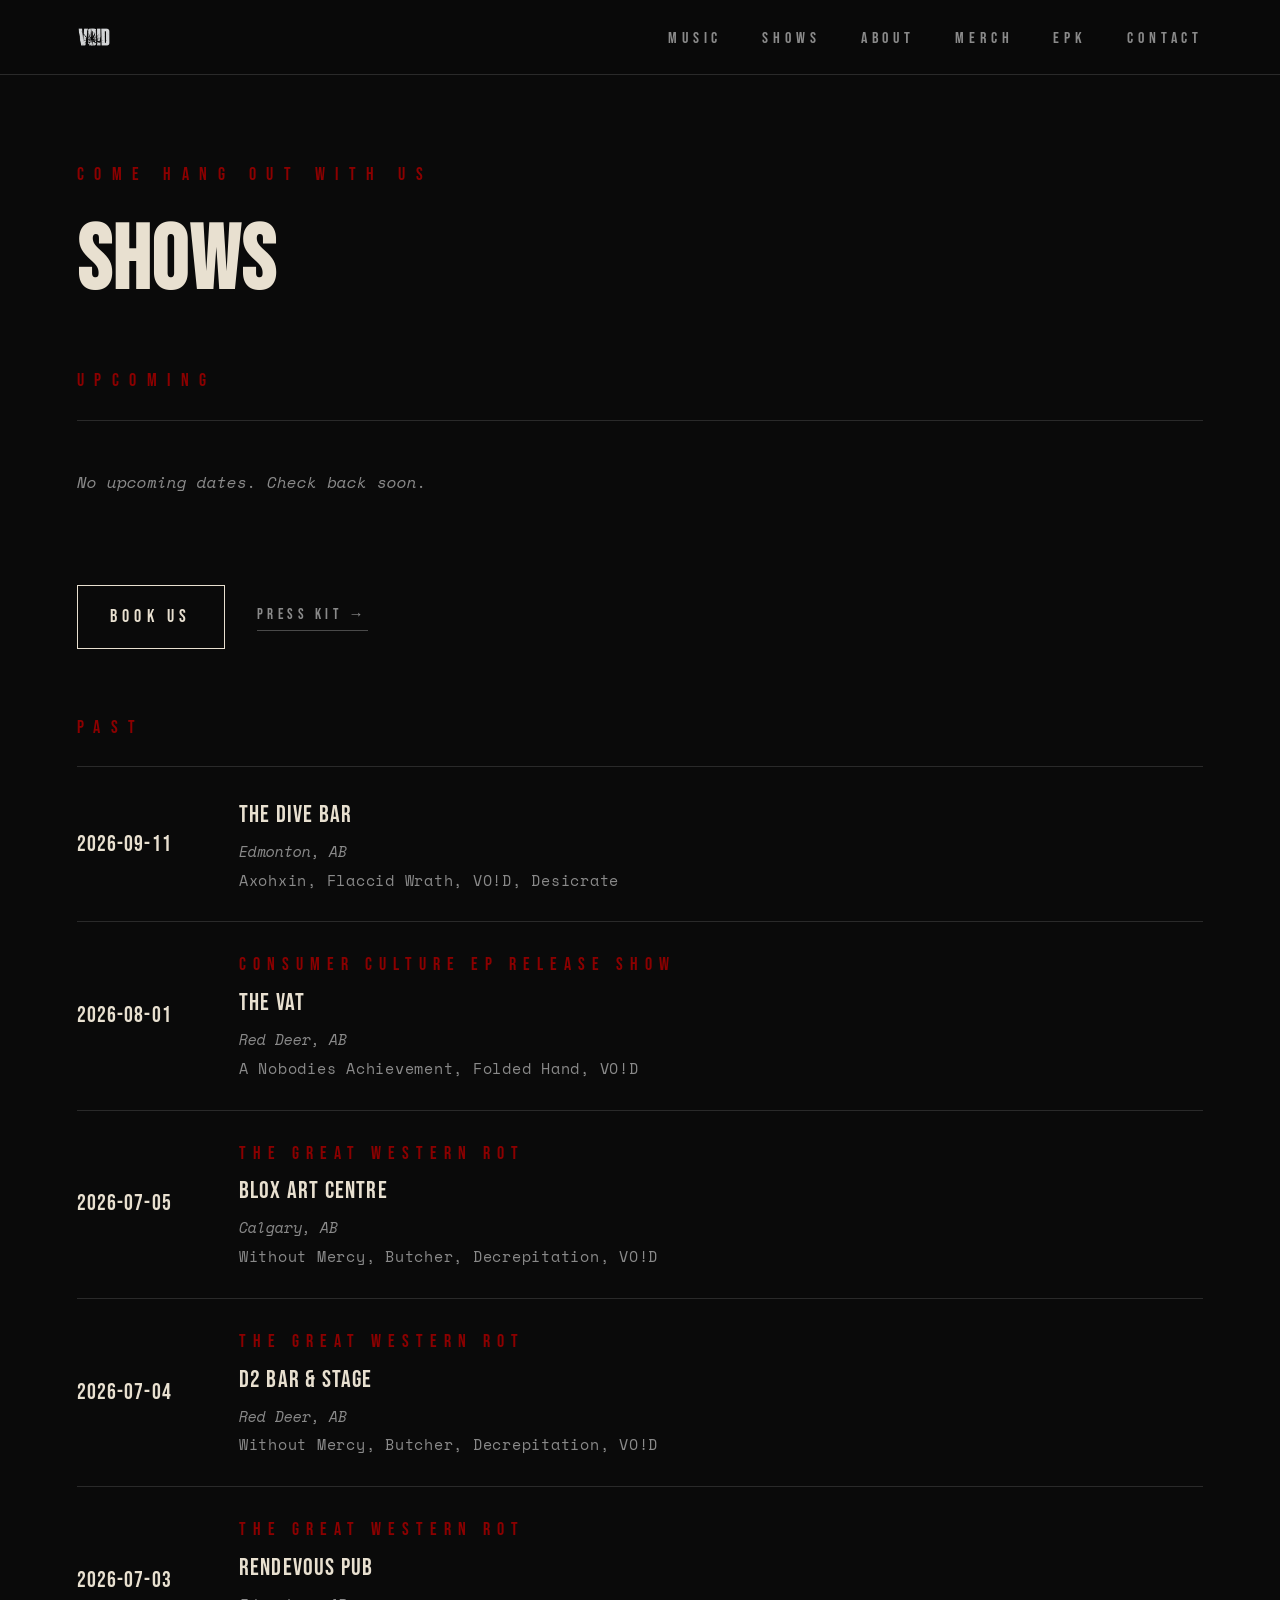
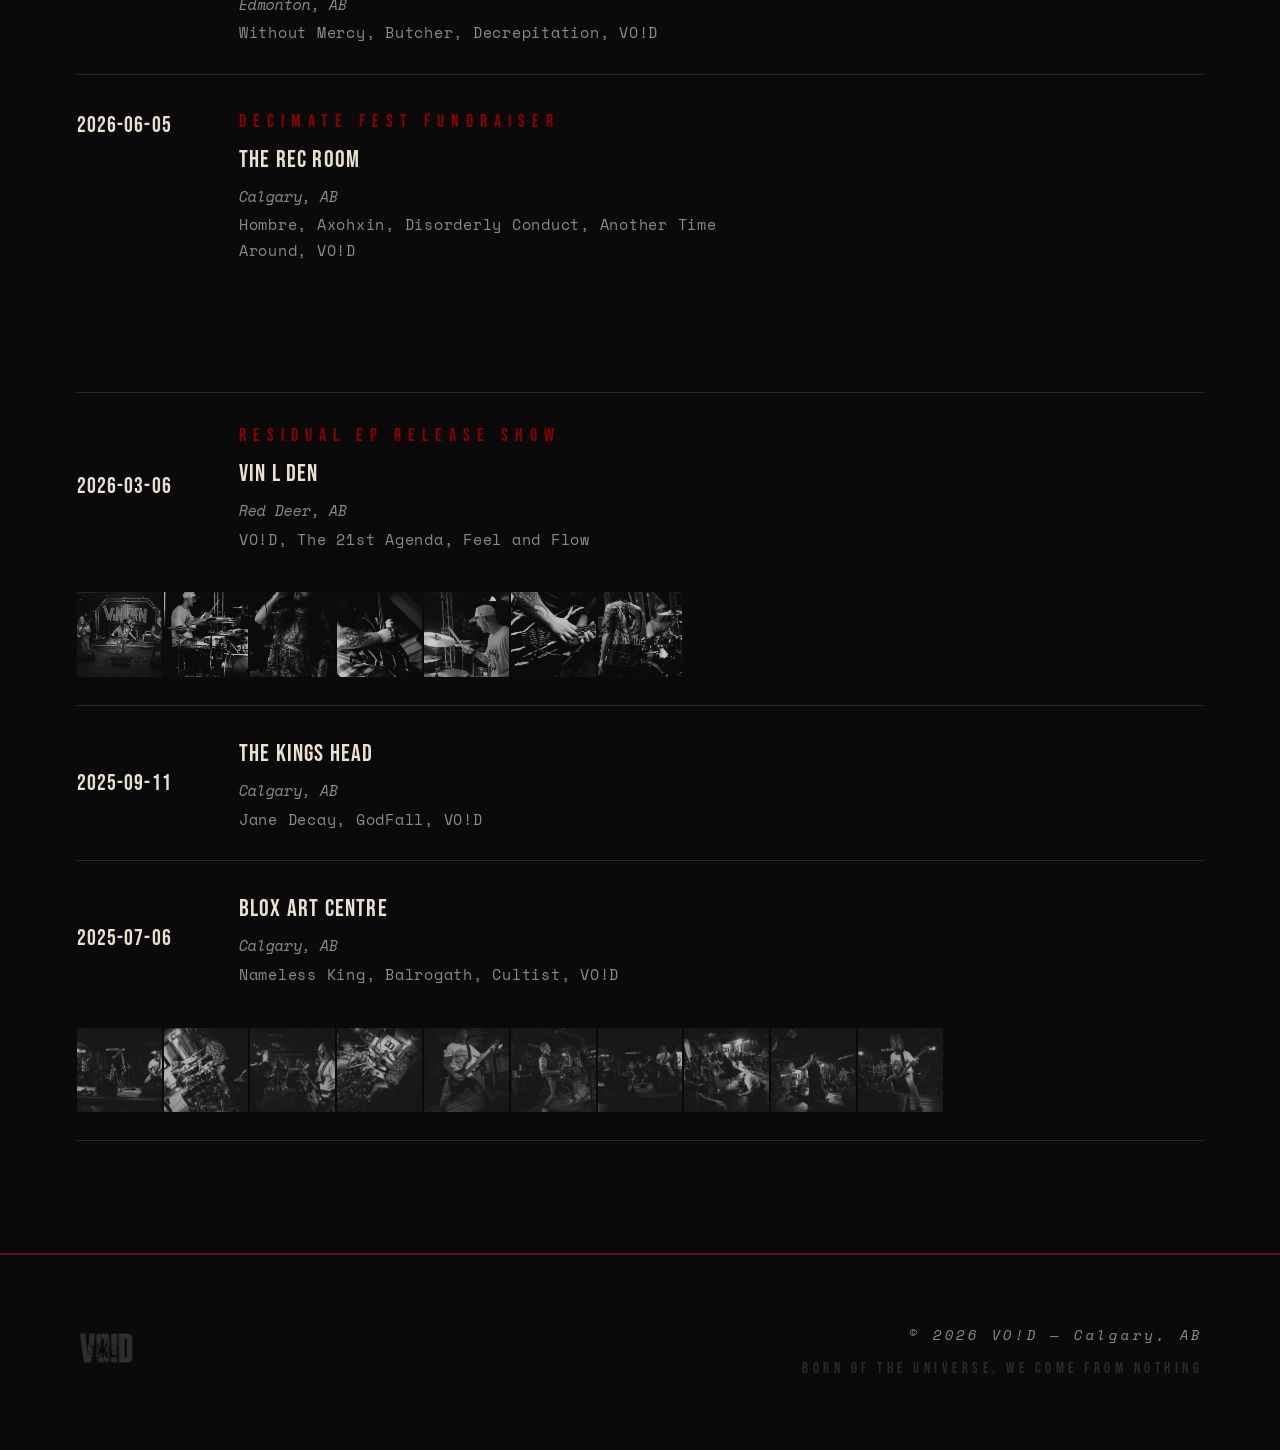
<file: shows.html>
<!DOCTYPE html>
<!--
  VO!D — Shows
  shows.html

  Every row comes from data/shows.js — nothing here is typed by hand.
-->
<html lang="en">
<head>
  <meta charset="UTF-8">
  <meta name="viewport" content="width=device-width, initial-scale=1.0">

  <title>VO!D — Shows</title>
  <meta name="description" content="VO!D live — upcoming dates and past shows. Calgary, Alberta metal.">
  <meta property="og:title" content="VO!D — Shows">
  <meta property="og:description" content="Upcoming dates and past shows.">
  <!-- Absolute URL required, or Discord, Facebook and iMessage
       will not show the preview image. -->
  <meta property="og:image" content="https://thevoid.band/assets/images/og-image.jpg">
  <meta property="og:url" content="https://thevoid.band/shows">

  <!-- Tells search engines this is the real address, not a copy. -->
  <link rel="canonical" href="https://thevoid.band/shows">

  <link rel="preconnect" href="https://fonts.googleapis.com">
  <link rel="preconnect" href="https://fonts.gstatic.com" crossorigin>
  <link href="https://fonts.googleapis.com/css2?family=Bebas+Neue&family=Space+Mono:ital,wght@0,400;0,700;1,400&display=swap" rel="stylesheet">


  <link rel="stylesheet" href="assets/css/site.css">
</head>

<body>


  <nav id="nav">
    <a href="index.html" class="nav-logo"><img src="assets/images/logo.png" alt="VO!D"></a>
    <!-- mobile menu button (shown at 900px and narrower; see assets/js/nav.js) -->
    <button type="button" class="nav-toggle" aria-label="Menu" aria-expanded="false" aria-controls="nav-links">
      <span></span><span></span><span></span>
    </button>
    <ul class="nav-links" id="nav-links">
      <li><a href="index.html#music">Music</a></li>
      <li><a href="shows.html">Shows</a></li>
      <li><a href="index.html#about">About</a></li>
      <li><a href="index.html#merch">Merch</a></li>
      <li><a href="epk.html">EPK</a></li>
      <li><a href="index.html#contact">Contact</a></li>
    </ul>
  </nav>

  <section id="shows" class="page-top">
    <span class="section-label">Come Hang Out With Us</span>
    <h2 class="section-title">Shows</h2>

    <!-- UPCOMING -->
    <span class="section-sub">Upcoming</span>
    <div class="show-list"
         data-shows="upcoming"
         data-empty="No upcoming dates. Check back soon.">
    </div>

    <div class="link-row">
      <!-- CHANGE: booking email -->
      <a href="mailto:void.empr@gmail.com" class="btn-outline">Book Us</a>
      <a href="epk.html" class="text-link">Press Kit →</a>
    </div>

    <!-- PAST — with video and gallery where they exist -->
    <span class="section-sub">Past</span>
    <div class="show-list"
         data-shows="past"
         data-video="true"
         data-photos="true"
         data-empty="No past shows listed yet.">
    </div>
  </section>

  <hr class="rule">

  <footer>
    <div class="footer-logo">
      <img src="assets/images/logo.png" alt="VO!D">
    </div>
    <div class="footer-right">
      <!-- CHANGE: update year -->
      <span class="footer-copy">© 2026 VO!D — Calgary, AB</span>
      <span class="footer-tagline">born of the universe, we come from nothing</span>
    </div>
  </footer>


  <script src="data/shows.js"></script>
  <script src="data/credits.js"></script>
  <script src="assets/js/credits.js"></script>
  <script src="assets/js/shows.js"></script>
  <script src="assets/js/nav.js"></script>
</body>
</html>
</file>
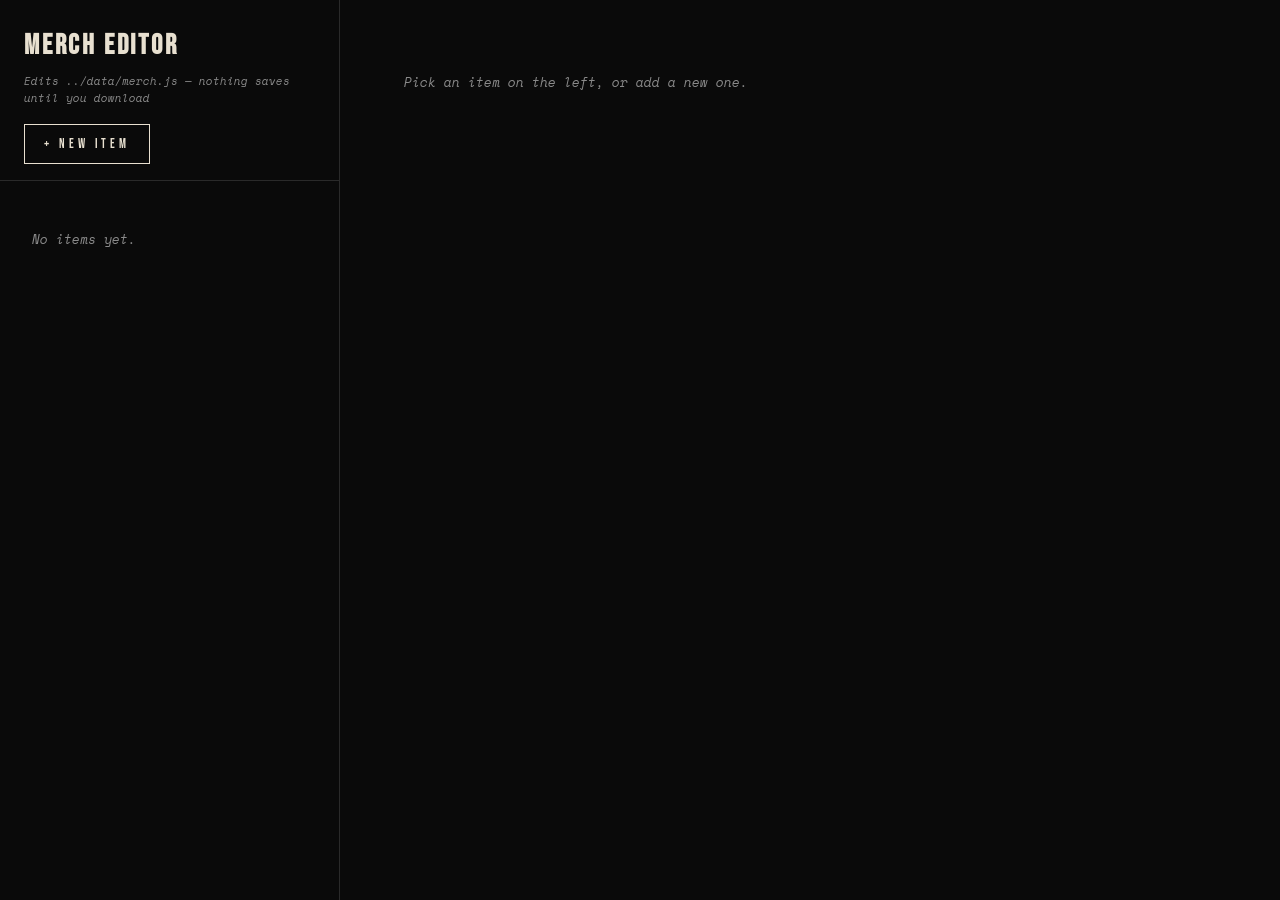
<file: tools/merch.html>
<!DOCTYPE html>
<!--
  ====================================================================
  MERCH EDITOR
  tools/merch.html

  Add, edit and remove merch without touching code, and prep product
  photos. NOT part of the website — nothing links here.

  HOW IT WORKS
  1. It loads ../data/merch.js (the store).
  2. You edit in the form. Nothing is saved anywhere yet.
  3. "DOWNLOAD merch.js" gives you the new file — save it over
     data/merch.js, commit, push.

  PHOTO PREP (bottom of the editor)
  Drop product photos in → resized to 2000px, numbered, and zipped in a
  folder named after the item id. Unzip into assets/merch/.

  AFTER A SALE: lower the stock number here and download again.
  ====================================================================
-->
<html lang="en">
<head>
<meta charset="UTF-8">
<meta name="viewport" content="width=device-width, initial-scale=1.0">
<title>Merch Editor</title>
<link rel="preconnect" href="https://fonts.googleapis.com">
<link rel="preconnect" href="https://fonts.gstatic.com" crossorigin>
<link href="https://fonts.googleapis.com/css2?family=Bebas+Neue&family=Space+Mono:ital,wght@0,400;0,700;1,400&display=swap" rel="stylesheet">
<style>
  :root {
    --black: #0A0A0A; --dirty: #E8E0D0; --blood: #8B0000;
    --dark: #1A1A1A;  --mid: #4A4A4A;   --dim: #2A2A2A; --mid-text: #8A8A8A;
    --display: 'Bebas Neue', sans-serif; --body: 'Space Mono', monospace;
  }
  *, *::before, *::after { box-sizing: border-box; margin: 0; padding: 0; }
  body { background: var(--black); color: var(--dirty); font-family: var(--body); font-size: 13px; line-height: 1.6; }
  .app { display: grid; grid-template-columns: 340px 1fr; min-height: 100vh; }
  .list { border-right: 1px solid var(--dim); display: flex; flex-direction: column; }
  .list-head { padding: 1.5rem 1.5rem 1rem; }
  h1 { font-family: var(--display); font-size: 28px; letter-spacing: 0.1em; }
  .sub { font-size: 11px; color: var(--mid-text); font-style: italic; margin: 0.25rem 0 1rem; }
  .rows { overflow-y: auto; flex: 1; border-top: 1px solid var(--dim); }
  .irow { padding: 0.9rem 1.5rem; border-bottom: 1px solid var(--dim); cursor: pointer; }
  .irow:hover { background: var(--dark); }
  .irow.on { background: var(--dark); border-left: 2px solid var(--blood); padding-left: calc(1.5rem - 2px); }
  .irow .n { font-family: var(--display); font-size: 17px; letter-spacing: 0.05em; }
  .irow .m { font-size: 11px; color: var(--mid-text); font-style: italic; }
  .irow .t { font-family: var(--display); font-size: 9px; letter-spacing: 0.3em; color: var(--blood); }
  .irow.off .n { opacity: 0.45; text-decoration: line-through; }
  .editor { padding: 1.5rem 2rem; overflow-y: auto; max-width: 820px; }
  .lbl { display: block; font-family: var(--display); font-size: 12px; letter-spacing: 0.4em; color: var(--blood); margin: 1.25rem 0 0.4rem; }
  .lbl small { color: var(--mid-text); letter-spacing: 0.1em; font-family: var(--body); font-size: 10px; }
  input[type=text], input[type=number], textarea {
    width: 100%; background: var(--dark); color: var(--dirty); border: 1px solid var(--dim);
    font-family: var(--body); font-size: 12px; padding: 0.55rem 0.65rem; outline: none; color-scheme: dark;
  }
  input:focus, textarea:focus { border-color: var(--mid); }
  input.bad { border-color: var(--blood); }
  textarea { min-height: 60px; resize: vertical; }
  .two { display: grid; grid-template-columns: 1fr 1fr; gap: 1rem; }
  .three { display: grid; grid-template-columns: 1fr 1fr 1fr; gap: 1rem; }
  .btn { font-family: var(--display); font-size: 13px; letter-spacing: 0.3em; color: var(--dirty); background: none; border: 1px solid var(--dirty); padding: 0.7rem 1.2rem; cursor: pointer; }
  .btn:hover { background: var(--dirty); color: var(--black); }
  .btn.red { color: var(--blood); border-color: var(--blood); }
  .btn.red:hover { background: var(--blood); color: var(--dirty); }
  .btn.small { font-size: 11px; padding: 0.35rem 0.7rem; letter-spacing: 0.2em; }
  .btn.big { width: 100%; padding: 1rem; font-size: 15px; }
  .bar { display: flex; gap: 0.75rem; flex-wrap: wrap; align-items: center; margin-top: 1.5rem; }
  .note { font-size: 10.5px; color: var(--mid-text); font-style: italic; margin-top: 0.4rem; }
  .warn { color: var(--blood); font-style: normal; }
  .ok { color: #7aa87a; font-style: normal; }
  .rule { border: none; border-top: 1px solid var(--blood); margin: 2rem 0 0.5rem; }
  h2 { font-family: var(--display); font-size: 22px; letter-spacing: 0.08em; margin-top: 1.5rem; }
  .vrow { display: grid; grid-template-columns: 1fr 110px 36px; gap: 0.5rem; margin-bottom: 0.4rem; align-items: center; }
  .vrow button { background: none; border: 1px solid var(--dim); color: var(--mid-text); cursor: pointer; height: 34px; }
  .vrow button:hover { color: var(--blood); border-color: var(--blood); }
  .chk { display: flex; align-items: center; gap: 0.5rem; font-size: 12px; color: var(--mid-text); margin-top: 1rem; }
  .chk input { accent-color: var(--blood); }
  .drop { border: 1px dashed var(--mid); padding: 1.5rem; text-align: center; color: var(--mid-text); font-size: 11px; font-style: italic; margin-top: 0.5rem; cursor: pointer; }
  .drop.over { border-color: var(--blood); color: var(--dirty); }
  .thumbs { display: grid; grid-template-columns: repeat(auto-fill, minmax(90px, 1fr)); gap: 4px; margin-top: 0.75rem; }
  .thumbs div { aspect-ratio: 1; background: var(--dim); overflow: hidden; position: relative; }
  .thumbs img { width: 100%; height: 100%; object-fit: cover; }
  .thumbs span { position: absolute; left: 4px; bottom: 2px; font-family: var(--display); font-size: 11px; text-shadow: 0 1px 3px #000; }
  .empty { color: var(--mid-text); font-style: italic; padding: 3rem 2rem; }
  @media (max-width: 860px) { .app { grid-template-columns: 1fr; } .list { border-right: none; border-bottom: 1px solid var(--dim); max-height: 40vh; } }
</style>
</head>
<body>
<div class="app">
  <div class="list">
    <div class="list-head">
      <h1>MERCH EDITOR</h1>
      <p class="sub">Edits ../data/merch.js — nothing saves until you download</p>
      <button class="btn" id="new">+ NEW ITEM</button>
    </div>
    <div class="rows" id="rows"></div>
  </div>

  <div class="editor" id="editor">
    <p class="empty">Pick an item on the left, or add a new one.</p>
  </div>
</div>

<template id="form">
  <div class="two">
    <div><span class="lbl">Name</span><input type="text" id="f-name"></div>
    <div><span class="lbl">Price <small>numbers only</small></span><input type="number" id="f-price" min="0" step="1"></div>
  </div>
  <span class="lbl">ID <small>lowercase-with-dashes; also the photo folder name</small></span>
  <input type="text" id="f-id">
  <span class="lbl">Description <small>optional</small></span>
  <textarea id="f-desc"></textarea>

  <span class="lbl">Sizes / versions <small>leave empty for items with no options</small></span>
  <div id="f-variants"></div>
  <button type="button" class="btn small" id="v-add">+ ADD SIZE</button>

  <div class="two" id="f-plain-wrap">
    <div><span class="lbl">Stock <small>used when there are no sizes</small></span><input type="number" id="f-stock" min="0" step="1"></div>
    <div><span class="lbl">Photos <small>numbered files in assets/merch/&lt;id&gt;/</small></span><input type="number" id="f-photos" min="0" step="1"></div>
  </div>

  <label class="chk"><input type="checkbox" id="f-active"> Show on the site</label>
  <p class="note" id="f-msg"></p>
  <div class="bar">
    <button class="btn" id="f-apply">APPLY TO LIST</button>
    <button class="btn red" id="f-delete">DELETE ITEM</button>
  </div>

  <hr class="rule">
  <h2>PHOTO PREP</h2>
  <p class="note">Drop product photos. Each is resized to 2000px, numbered from <b id="p-from"></b>, and zipped into a folder named after the item id.</p>
  <div class="drop" id="p-drop">Drop photos here, or click to choose<input type="file" id="p-file" accept="image/jpeg,image/png" multiple hidden></div>
  <div class="thumbs" id="p-thumbs"></div>
  <div class="bar">
    <button class="btn" id="p-zip" disabled>DOWNLOAD ZIP</button>
    <span class="note" id="p-msg"></span>
  </div>

  <hr class="rule">
  <button class="btn big" id="dl">DOWNLOAD merch.js</button>
  <p class="note">Save it over <b>data/merch.js</b>, then commit and push. If you prepped photos, unzip into <b>assets/merch/</b>.</p>
</template>

<script src="../data/merch.js"></script>
<script>
(function () {
  'use strict';
  var $ = function (id) { return document.getElementById(id); };

  var stock = (window.SITE_MERCH || []).map(function (p) {
    return {
      id: p.id || '', name: p.name || '', price: Number(p.price) || 0,
      description: p.description || '', photos: parseInt(p.photos, 10) || 0,
      variants: Array.isArray(p.variants) ? p.variants.map(function (v) {
        return { label: v.label || '', stock: parseInt(v.stock, 10) || 0 };
      }) : [],
      stock: parseInt(p.stock, 10) || 0,
      active: p.active !== false
    };
  });
  var current = -1, prepped = [];

  function esc(s) { return String(s == null ? '' : s).replace(/&/g, '&amp;').replace(/</g, '&lt;').replace(/>/g, '&gt;').replace(/"/g, '&quot;'); }
  function slug(s) { return String(s).toLowerCase().replace(/[^a-z0-9]+/g, '-').replace(/^-|-$/g, ''); }
  function totalStock(p) {
    return p.variants.length
      ? p.variants.reduce(function (n, v) { return n + (parseInt(v.stock, 10) || 0); }, 0)
      : (parseInt(p.stock, 10) || 0);
  }

  /* ---------------- list ---------------- */
  function renderList() {
    var h = '';
    stock.forEach(function (p, i) {
      var n = totalStock(p);
      var tags = [];
      if (p.variants.length) tags.push(p.variants.length + ' sizes');
      tags.push(n + ' in stock');
      if (p.photos) tags.push(p.photos + ' photos');
      h += '<div class="irow' + (i === current ? ' on' : '') + (p.active ? '' : ' off') + '" data-i="' + i + '">' +
        '<span class="n">' + esc(p.name || '(no name)') + '</span><br>' +
        '<span class="m">$' + p.price + (n === 0 ? ' · SOLD OUT' : '') + '</span><br>' +
        '<span class="t">' + tags.join(' · ') + '</span></div>';
    });
    $('rows').innerHTML = h || '<p class="empty">No items yet.</p>';
  }
  $('rows').addEventListener('click', function (e) {
    var row = e.target.closest('.irow'); if (!row) return;
    open(parseInt(row.getAttribute('data-i'), 10));
  });
  $('new').addEventListener('click', function () {
    stock.push({ id: '', name: '', price: 0, description: '', photos: 0, variants: [], stock: 0, active: true });
    open(stock.length - 1);
  });

  /* ---------------- editor ---------------- */
  function open(i) {
    current = i; prepped = [];
    var p = stock[i];
    $('editor').innerHTML = '';
    $('editor').appendChild($('form').content.cloneNode(true));
    $('f-name').value = p.name; $('f-price').value = p.price; $('f-id').value = p.id;
    $('f-desc').value = p.description; $('f-stock').value = p.stock;
    $('f-photos').value = p.photos; $('f-active').checked = p.active;
    renderVariants(p.variants);
    $('p-from').textContent = pad(p.photos + 1) + '.jpg';

    // suggest an id from the name while it's still blank
    $('f-name').addEventListener('input', function () {
      if (!$('f-id').value.trim()) $('f-id').value = slug(this.value);
    });
    $('v-add').addEventListener('click', function () {
      var rows = readVariants(); rows.push({ label: '', stock: 0 }); renderVariants(rows);
    });
    $('f-apply').addEventListener('click', apply);
    $('f-delete').addEventListener('click', function () {
      if (!confirm('Delete this item from the list?')) return;
      stock.splice(current, 1); current = -1; renderList();
      $('editor').innerHTML = '<p class="empty">Deleted. Pick another item or add a new one.</p>';
    });
    $('dl').addEventListener('click', download);
    wirePrep();
    renderList();
    window.scrollTo(0, 0);
  }

  function renderVariants(rows) {
    var box = $('f-variants'), h = '';
    rows.forEach(function (v, i) {
      h += '<div class="vrow">' +
        '<input type="text" class="v-label" placeholder="S / M / One Size" value="' + esc(v.label) + '">' +
        '<input type="number" class="v-stock" min="0" step="1" placeholder="stock" value="' + (parseInt(v.stock, 10) || 0) + '">' +
        '<button type="button" class="v-del" data-i="' + i + '" aria-label="Remove">&times;</button></div>';
    });
    box.innerHTML = h;
    box.querySelectorAll('.v-del').forEach(function (b) {
      b.addEventListener('click', function () {
        var rows2 = readVariants(); rows2.splice(parseInt(this.getAttribute('data-i'), 10), 1); renderVariants(rows2);
      });
    });
    $('f-plain-wrap').querySelector('#f-stock').disabled = rows.length > 0;
  }
  function readVariants() {
    return [].map.call($('f-variants').querySelectorAll('.vrow'), function (r) {
      return { label: r.querySelector('.v-label').value.trim(), stock: parseInt(r.querySelector('.v-stock').value, 10) || 0 };
    });
  }

  function apply() {
    var p = stock[current], bad = [];
    var name = $('f-name').value.trim(), id = slug($('f-id').value.trim() || name);
    if (!name) bad.push('f-name');
    if (!id) bad.push('f-id');
    var dupe = stock.some(function (o, i) { return i !== current && o.id === id; });
    bad.forEach(function (x) { $(x).classList.add('bad'); });
    if (bad.length) { $('f-msg').innerHTML = '<span class="warn">Name and ID are required.</span>'; return; }
    if (dupe) { $('f-msg').innerHTML = '<span class="warn">Another item already uses that ID.</span>'; return; }
    var vars = readVariants().filter(function (v) { return v.label; });
    p.name = name; p.id = id; p.price = Number($('f-price').value) || 0;
    p.description = $('f-desc').value.trim();
    p.photos = Math.max(0, parseInt($('f-photos').value, 10) || 0);
    p.variants = vars;
    p.stock = vars.length ? 0 : Math.max(0, parseInt($('f-stock').value, 10) || 0);
    p.active = $('f-active').checked;
    $('f-id').value = id;
    $('f-msg').innerHTML = '<span class="ok">Applied.</span> Download merch.js when you\'re done.';
    $('p-from').textContent = pad(p.photos + 1) + '.jpg';
    renderList();
  }

  /* ---------------- output ---------------- */
  var HEADER = [
    '/*', '  ====================================================================', '  MERCH CATALOGUE', '  data/merch.js', '',
    '  THIS IS THE ONLY FILE YOU EDIT TO ADD, CHANGE OR REMOVE MERCH.',
    '  Easiest way: open tools/merch.html in a browser.', '',
    '  Photos go in assets/merch/<id>/ numbered 01.jpg, 02.jpg, ...', '',
    '  FIELDS:',
    '    id           "bleach-tee"   required. Lowercase, dashes, no spaces.',
    '    name         "Bleach Tee"   required.',
    '    price        35             required. Numbers only, no symbol.',
    '    description  "..."          optional.',
    '    photos       2              how many numbered photos exist.',
    '    variants     [ ... ]        optional sizes, each with its own stock.',
    '    stock        12             used ONLY when there are no variants.',
    '    active       true           false hides it without deleting it.', '',
    '  STOCK IS NOT AUTOMATIC. Lower it yourself after fulfilling an order.',
    '  ====================================================================', '*/', ''
  ].join('\n');
  function js(v) { return JSON.stringify(v); }
  function serialize() {
    var out = HEADER + 'window.SITE_MERCH = [\n';
    stock.forEach(function (p) {
      out += '  {\n' +
        '    id: ' + js(p.id) + ',\n' +
        '    name: ' + js(p.name) + ',\n' +
        '    price: ' + js(p.price) + ',\n' +
        '    description: ' + js(p.description) + ',\n' +
        '    photos: ' + js(p.photos) + ',\n' +
        (p.variants.length ? '    variants: ' + js(p.variants) + ',\n' : '') +
        (p.variants.length ? '' : '    stock: ' + js(p.stock) + ',\n') +
        '    active: ' + js(p.active) + '\n' +
        '  },\n';
    });
    out += '\n  // ---- paste new items above this line ----\n];\n';
    return out;
  }
  function saveAs(name, blob) {
    var a = document.createElement('a'); a.href = URL.createObjectURL(blob); a.download = name;
    document.body.appendChild(a); a.click(); a.remove();
  }
  function download() {
    var broken = stock.filter(function (p) { return !p.id || !p.name; });
    if (broken.length) { alert(broken.length + ' item(s) are missing a name or ID. Fix and Apply them first.'); return; }
    saveAs('merch.js', new Blob([serialize()], { type: 'text/javascript' }));
  }

  /* ---------------- photo prep ---------------- */
  function pad(n) { return n < 10 ? '0' + n : String(n); }
  function wirePrep() {
    var drop = $('p-drop'), file = $('p-file');
    drop.addEventListener('click', function () { file.click(); });
    ['dragenter', 'dragover'].forEach(function (ev) { drop.addEventListener(ev, function (e) { e.preventDefault(); drop.classList.add('over'); }); });
    ['dragleave', 'drop'].forEach(function (ev) { drop.addEventListener(ev, function (e) { e.preventDefault(); drop.classList.remove('over'); }); });
    drop.addEventListener('drop', function (e) { addFiles(e.dataTransfer.files); });
    file.addEventListener('change', function () { addFiles(this.files); this.value = ''; });
    $('p-zip').addEventListener('click', makeZip);
  }
  function addFiles(list) {
    var files = [].slice.call(list).filter(function (f) { return /^image\/(jpeg|png)$/.test(f.type); });
    if (!files.length) return;
    var p = stock[current];
    var start = (parseInt($('f-photos').value, 10) || 0) + prepped.length + 1;
    $('p-msg').textContent = 'Processing ' + files.length + ' photo(s)…';
    var chain = Promise.resolve();
    files.forEach(function (f, k) {
      chain = chain.then(function () { return shrink(f); }).then(function (blob) {
        var name = pad(start + k) + '.jpg';
        prepped.push({ name: name, blob: blob });
        var d = document.createElement('div');
        d.innerHTML = '<img src="' + URL.createObjectURL(blob) + '"><span>' + name + '</span>';
        $('p-thumbs').appendChild(d);
      });
    });
    chain.then(function () {
      $('p-msg').innerHTML = '<span class="ok">' + prepped.length + ' ready</span>';
      $('p-zip').disabled = false;
    }).catch(function (err) { $('p-msg').innerHTML = '<span class="warn">' + esc(err.message || err) + '</span>'; });
  }
  function shrink(file) {
    var load = window.createImageBitmap
      ? createImageBitmap(file, { imageOrientation: 'from-image' })
      : new Promise(function (res, rej) { var im = new Image(); im.onload = function () { res(im); }; im.onerror = rej; im.src = URL.createObjectURL(file); });
    return load.then(function (im) {
      var sc = Math.min(1, 2000 / Math.max(im.width, im.height));
      var c = document.createElement('canvas');
      c.width = Math.round(im.width * sc); c.height = Math.round(im.height * sc);
      var x = c.getContext('2d');
      x.fillStyle = '#fff'; x.fillRect(0, 0, c.width, c.height);
      x.imageSmoothingQuality = 'high'; x.drawImage(im, 0, 0, c.width, c.height);
      return new Promise(function (res) { c.toBlob(res, 'image/jpeg', 0.85); });
    });
  }
  var CRC = (function () { var t = []; for (var n = 0; n < 256; n++) { var c = n; for (var k = 0; k < 8; k++) c = c & 1 ? 0xEDB88320 ^ (c >>> 1) : c >>> 1; t[n] = c >>> 0; } return t; })();
  function crc32(u8) { var c = 0xFFFFFFFF; for (var i = 0; i < u8.length; i++) c = CRC[(c ^ u8[i]) & 0xFF] ^ (c >>> 8); return (c ^ 0xFFFFFFFF) >>> 0; }
  function makeZip() {
    var folder = stock[current].id || 'merch';
    Promise.all(prepped.map(function (p) { return p.blob.arrayBuffer(); })).then(function (bufs) {
      var parts = [], central = [], offset = 0, enc = new TextEncoder();
      var now = new Date(),
          dt = ((now.getHours() << 11) | (now.getMinutes() << 5) | (now.getSeconds() >> 1)) & 0xFFFF,
          dd = (((now.getFullYear() - 1980) << 9) | ((now.getMonth() + 1) << 5) | now.getDate()) & 0xFFFF;
      bufs.forEach(function (buf, i) {
        var data = new Uint8Array(buf), name = enc.encode(folder + '/' + prepped[i].name), crc = crc32(data);
        var lh = new Uint8Array(30 + name.length), v = new DataView(lh.buffer);
        v.setUint32(0, 0x04034b50, true); v.setUint16(4, 20, true); v.setUint16(6, 0x0800, true); v.setUint16(8, 0, true);
        v.setUint16(10, dt, true); v.setUint16(12, dd, true); v.setUint32(14, crc, true);
        v.setUint32(18, data.length, true); v.setUint32(22, data.length, true);
        v.setUint16(26, name.length, true); v.setUint16(28, 0, true); lh.set(name, 30);
        var ch = new Uint8Array(46 + name.length), c2 = new DataView(ch.buffer);
        c2.setUint32(0, 0x02014b50, true); c2.setUint16(4, 20, true); c2.setUint16(6, 20, true);
        c2.setUint16(8, 0x0800, true); c2.setUint16(10, 0, true);
        c2.setUint16(12, dt, true); c2.setUint16(14, dd, true); c2.setUint32(16, crc, true);
        c2.setUint32(20, data.length, true); c2.setUint32(24, data.length, true);
        c2.setUint16(28, name.length, true); c2.setUint32(42, offset, true); ch.set(name, 46);
        parts.push(lh, data); central.push(ch); offset += lh.length + data.length;
      });
      var cdSize = central.reduce(function (a, b) { return a + b.length; }, 0);
      var end = new Uint8Array(22), e = new DataView(end.buffer);
      e.setUint32(0, 0x06054b50, true); e.setUint16(8, central.length, true); e.setUint16(10, central.length, true);
      e.setUint32(12, cdSize, true); e.setUint32(16, offset, true);
      saveAs(folder + '.zip', new Blob(parts.concat(central, [end]), { type: 'application/zip' }));
      var total = (parseInt($('f-photos').value, 10) || 0) + prepped.length;
      $('f-photos').value = total; stock[current].photos = total;
      $('p-msg').innerHTML = '<span class="ok">Zipped ' + prepped.length + '.</span> Unzip into assets/merch/ — photo count set to ' + total + '.';
      prepped = []; $('p-thumbs').innerHTML = ''; $('p-zip').disabled = true; renderList();
    });
  }

  renderList();
})();
</script>
</body>
</html>
</file>
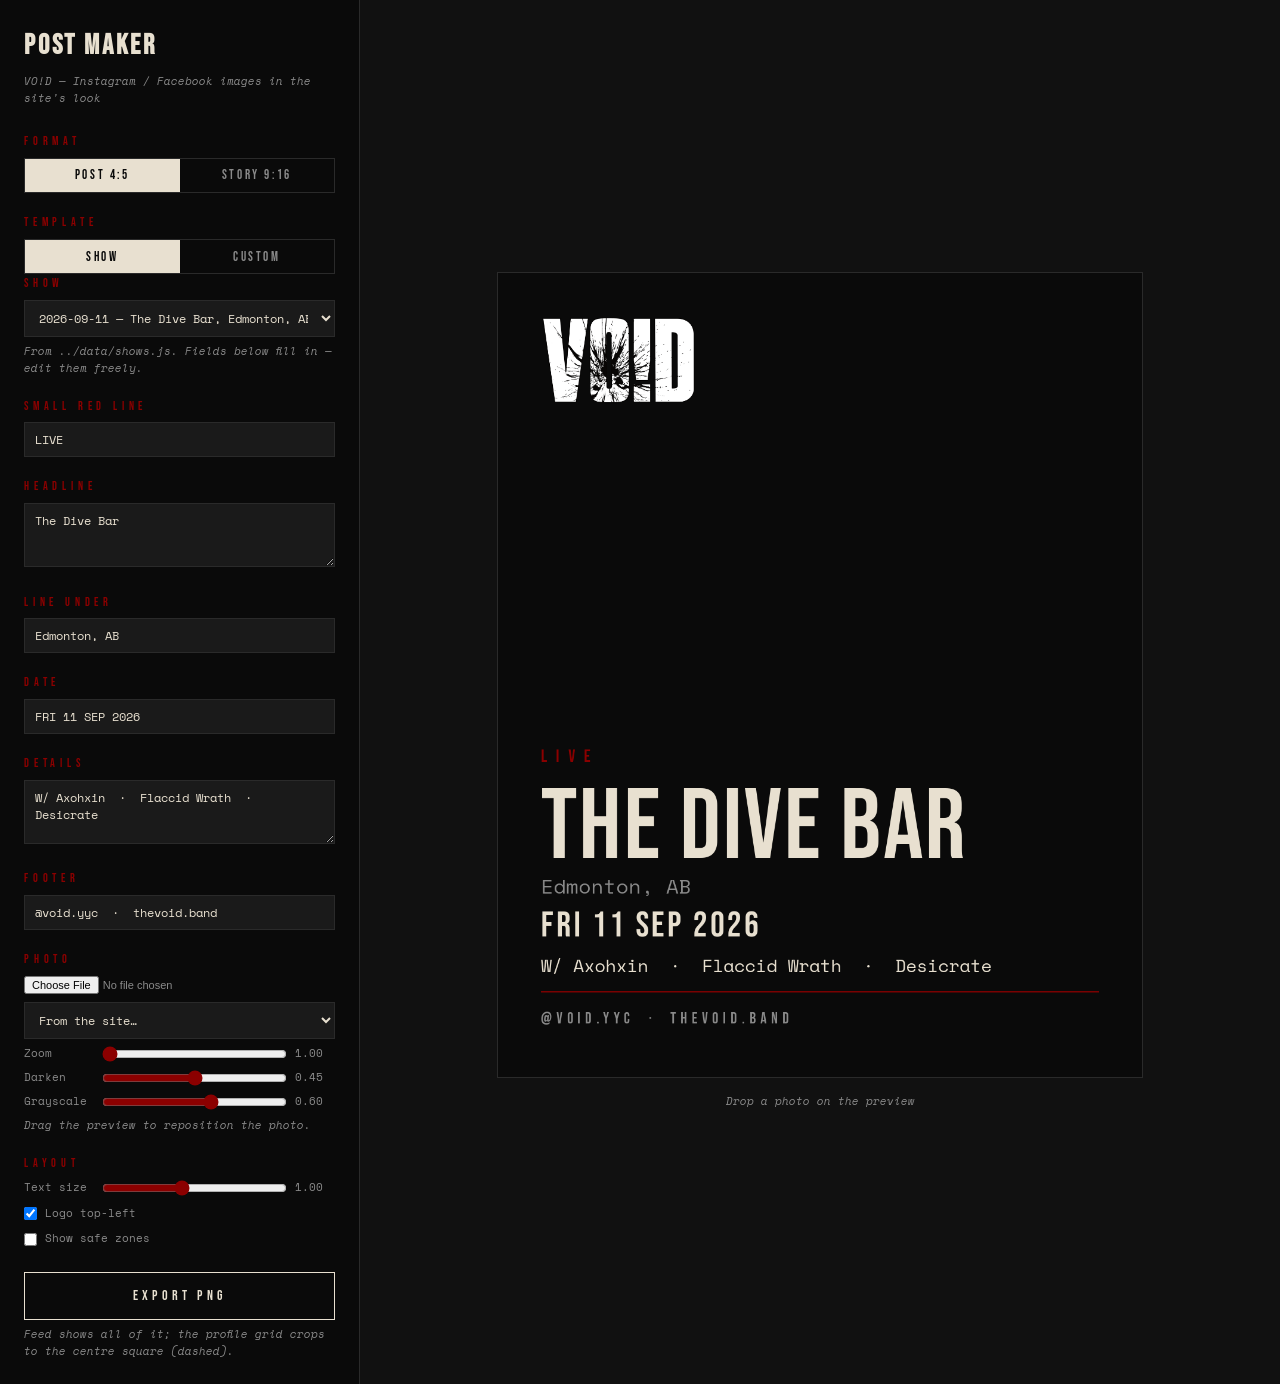
<file: tools/post-maker.html>
<!DOCTYPE html>
<!--
  ====================================================================
  VO!D — POST MAKER
  tools/post-maker.html

  Makes Instagram / Facebook images in the site's look. NOT part of
  the website — nothing links here. Open this file in a browser.

  - Post  1080 x 1350 (4:5)   Story  1080 x 1920 (9:16)
  - Reads shows from ../data/shows.js so an announcement matches the
    site. Pick a show, or type anything (Custom).
  - Photo: drag one onto the preview, or choose a file. "From the site"
    lists press/show photos, but that only works when the page is served
    over http (python -m http.server) — from file:// the browser blocks
    those pixels from being exported.
  - Everything is drawn with the Canvas API (no libraries), so the
    letter-spacing is exact and Export gives you a real PNG.

  Band-specific values (name, footer, colours, fonts, logo) are in the
  CONFIG block at the top of the script.
  ====================================================================
-->
<html lang="en">
<head>
<meta charset="UTF-8">
<meta name="viewport" content="width=device-width, initial-scale=1.0">
<title>VO!D — Post Maker</title>
<link rel="preconnect" href="https://fonts.googleapis.com">
<link rel="preconnect" href="https://fonts.gstatic.com" crossorigin>
<link href="https://fonts.googleapis.com/css2?family=Bebas+Neue&family=Space+Mono:ital,wght@0,400;0,700;1,400&display=swap" rel="stylesheet">
<style>
  :root {
    --black: #0A0A0A; --dirty: #E8E0D0; --blood: #8B0000;
    --dark: #1A1A1A;  --mid: #4A4A4A;   --dim: #2A2A2A; --mid-text: #8A8A8A;
    --display: 'Bebas Neue', sans-serif; --body: 'Space Mono', monospace;
  }
  *, *::before, *::after { box-sizing: border-box; margin: 0; padding: 0; }
  body { background: var(--black); color: var(--dirty); font-family: var(--body); font-size: 13px; line-height: 1.6; }
  .app { display: grid; grid-template-columns: 360px 1fr; min-height: 100vh; }
  .panel { padding: 1.5rem; border-right: 1px solid var(--dim); overflow-y: auto; }
  .stage { display: flex; flex-direction: column; align-items: center; justify-content: center; padding: 1.5rem; gap: 1rem; background: #111; }
  h1 { font-family: var(--display); font-size: 28px; letter-spacing: 0.1em; margin-bottom: 0.25rem; }
  .sub { font-size: 11px; color: var(--mid-text); font-style: italic; margin-bottom: 1.5rem; }
  .lbl { display: block; font-family: var(--display); font-size: 12px; letter-spacing: 0.4em; color: var(--blood); margin: 1.25rem 0 0.4rem; }
  .lbl:first-of-type { margin-top: 0; }
  input[type=text], textarea, select {
    width: 100%; background: var(--dark); color: var(--dirty); border: 1px solid var(--dim);
    font-family: var(--body); font-size: 12px; padding: 0.5rem 0.6rem; outline: none;
  }
  input[type=text]:focus, textarea:focus, select:focus { border-color: var(--mid); }
  textarea { min-height: 64px; resize: vertical; }
  .row { display: flex; gap: 0.5rem; }
  .row > * { flex: 1; }
  .seg { display: flex; border: 1px solid var(--dim); }
  .seg button { flex: 1; background: none; border: none; color: var(--mid-text); font-family: var(--display); font-size: 13px; letter-spacing: 0.2em; padding: 0.55rem; cursor: pointer; }
  .seg button.on { background: var(--dirty); color: var(--black); }
  .range { display: grid; grid-template-columns: 70px 1fr 40px; align-items: center; gap: 0.5rem; font-size: 11px; color: var(--mid-text); margin-top: 0.4rem; }
  input[type=range] { width: 100%; accent-color: var(--blood); }
  .chk { display: flex; align-items: center; gap: 0.5rem; font-size: 11px; color: var(--mid-text); margin-top: 0.5rem; }
  .btn { font-family: var(--display); font-size: 14px; letter-spacing: 0.3em; color: var(--dirty); background: none; border: 1px solid var(--dirty); padding: 0.9rem 1.5rem; cursor: pointer; width: 100%; margin-top: 1.5rem; }
  .btn:hover { background: var(--dirty); color: var(--black); }
  .btn.small { font-size: 11px; padding: 0.5rem 0.75rem; margin-top: 0; width: auto; }
  .note { font-size: 10.5px; color: var(--mid-text); font-style: italic; margin-top: 0.4rem; }
  .warn { color: var(--blood); font-style: normal; }
  #preview { max-width: 100%; max-height: calc(100vh - 6rem); box-shadow: 0 0 0 1px var(--dim); cursor: grab; }
  #preview.drag { cursor: grabbing; }
  #preview.over { box-shadow: 0 0 0 2px var(--blood); }
  .stage .hint { font-size: 11px; color: var(--mid-text); font-style: italic; }
  @media (max-width: 800px) { .app { grid-template-columns: 1fr; } .panel { border-right: none; border-bottom: 1px solid var(--dim); } }
</style>
</head>
<body>
<div class="app">
  <div class="panel">
    <h1>POST MAKER</h1>
    <p class="sub">VO!D — Instagram / Facebook images in the site's look</p>

    <span class="lbl">Format</span>
    <div class="seg" id="format">
      <button data-v="post" class="on">POST 4:5</button>
      <button data-v="story">STORY 9:16</button>
    </div>

    <span class="lbl">Template</span>
    <div class="seg" id="template">
      <button data-v="show" class="on">SHOW</button>
      <button data-v="custom">CUSTOM</button>
    </div>

    <div id="showFields">
      <span class="lbl">Show</span>
      <select id="showPick"></select>
      <p class="note">From ../data/shows.js. Fields below fill in — edit them freely.</p>
    </div>

    <span class="lbl">Small red line</span>
    <input type="text" id="eyebrow" placeholder="LIVE / FESTIVAL NAME / GOT PHOTOS?">
    <span class="lbl">Headline</span>
    <textarea id="headline" placeholder="VENUE NAME"></textarea>
    <span class="lbl">Line under</span>
    <input type="text" id="subline" placeholder="City, AB">
    <span class="lbl">Date</span>
    <input type="text" id="dateline" placeholder="SAT 07 NOV 2026">
    <span class="lbl">Details</span>
    <textarea id="details" placeholder="Bill / doors / price — one per line"></textarea>
    <span class="lbl">Footer</span>
    <input type="text" id="footer">

    <span class="lbl">Photo</span>
    <div class="row">
      <input type="file" id="file" accept="image/*" style="font-size:11px;color:var(--mid-text)">
    </div>
    <select id="sitePhoto" style="margin-top:0.5rem"><option value="">From the site…</option></select>
    <p class="note" id="sitePhotoNote"></p>
    <div class="range"><span>Zoom</span><input type="range" id="zoom" min="1" max="3" step="0.01" value="1"><span id="zoomV">1.00</span></div>
    <div class="range"><span>Darken</span><input type="range" id="darken" min="0" max="0.9" step="0.01" value="0.45"><span id="darkenV">0.45</span></div>
    <div class="range"><span>Grayscale</span><input type="range" id="gray" min="0" max="1" step="0.01" value="0.6"><span id="grayV">0.60</span></div>
    <p class="note">Drag the preview to reposition the photo.</p>

    <span class="lbl">Layout</span>
    <div class="range"><span>Text size</span><input type="range" id="scale" min="0.7" max="1.4" step="0.01" value="1"><span id="scaleV">1.00</span></div>
    <label class="chk"><input type="checkbox" id="logo" checked> Logo top-left</label>
    <label class="chk"><input type="checkbox" id="safe"> Show safe zones</label>

    <button class="btn" id="export">EXPORT PNG</button>
    <p class="note" id="exportNote"></p>
  </div>

  <div class="stage">
    <canvas id="preview"></canvas>
    <p class="hint" id="hint">Drop a photo on the preview</p>
  </div>
</div>

<script src="../data/shows.js"></script>
<script>
(function () {
  'use strict';

  /* CONFIG — band-specific values */
  var CONFIG = {
    name: 'VO!D',
    footer: '@void.yyc  ·  thevoid.band',
    colors: { black: '#0A0A0A', dirty: '#E8E0D0', blood: '#8B0000', mid: '#8A8A8A' },
    fonts: { display: "'Bebas Neue'", body: "'Space Mono'" },
    // white wordmark, 512px, inlined so this works from file://
    logo: '[data-uri]',
    pressPhotos: ['assets/press/press-photo-1.jpg', 'assets/press/press-photo-2.jpg',
                  'assets/press/press-photo-3.jpg', 'assets/press/press-photo-4.jpg']
  };

  var FORMATS = {
    post:  { w: 1080, h: 1350, safeTop: 0,   safeBottom: 0,   note: 'Feed shows all of it; the profile grid crops to the centre square (dashed).' },
    story: { w: 1080, h: 1920, safeTop: 250, safeBottom: 250, note: 'IG covers the top and bottom bands with the profile row and reply bar.' }
  };

  var $ = function (id) { return document.getElementById(id); };
  var canvas = $('preview'), ctx = canvas.getContext('2d');
  var state = {
    format: 'post', template: 'show',
    photo: null, photoX: 0.5, photoY: 0.5,   // focal point 0..1
    logoImg: null, fontsReady: false
  };

  /* ---------------- shows ---------------- */
  function parseDate(iso) { var p = iso.split('-'); return new Date(+p[0], +p[1] - 1, +p[2]); }
  function fmtDate(iso) {
    var d = parseDate(iso);
    var days = ['SUN','MON','TUE','WED','THU','FRI','SAT'], mons = ['JAN','FEB','MAR','APR','MAY','JUN','JUL','AUG','SEP','OCT','NOV','DEC'];
    return days[d.getDay()] + ' ' + ('0' + d.getDate()).slice(-2) + ' ' + mons[d.getMonth()] + ' ' + d.getFullYear();
  }
  function shows() {
    var all = (window.VOID_SHOWS || []).filter(function (s) { return s && /^\d{4}-\d{2}-\d{2}$/.test(s.date || ''); });
    var today = new Date(); today.setHours(0, 0, 0, 0);
    var up = all.filter(function (s) { return parseDate(s.date) >= today; }).sort(function (a, b) { return parseDate(a.date) - parseDate(b.date); });
    var past = all.filter(function (s) { return parseDate(s.date) < today; }).sort(function (a, b) { return parseDate(b.date) - parseDate(a.date); });
    return { up: up, past: past };
  }
  function fillShowPicker() {
    var s = shows(), sel = $('showPick'), html = '';
    function opt(list, label) {
      if (!list.length) return;
      html += '<optgroup label="' + label + '">';
      list.forEach(function (sh, i) {
        html += '<option value="' + sh.date + '|' + i + '">' + sh.date + ' — ' + sh.venue + ', ' + sh.city + '</option>';
      });
      html += '</optgroup>';
    }
    opt(s.up, 'Upcoming'); opt(s.past, 'Past');
    sel.innerHTML = html || '<option value="">No shows in data/shows.js</option>';
    sel.addEventListener('change', applyShow);
    applyShow();
  }
  function findShow(val) {
    var s = shows(), date = val.split('|')[0];
    return s.up.concat(s.past).filter(function (x) { return x.date === date; })[0];
  }
  function applyShow() {
    var sh = findShow($('showPick').value || '');
    if (!sh) return;
    $('eyebrow').value = sh.event || 'LIVE';
    $('headline').value = sh.venue || '';
    $('subline').value = sh.city || '';
    $('dateline').value = fmtDate(sh.date);
    var bill = Array.isArray(sh.bill) ? sh.bill.filter(Boolean) : [];
    $('details').value = bill.length ? 'W/ ' + bill.filter(function (b) { return !/^vo!?d$/i.test(b); }).join('  ·  ') : '';
    fillSitePhotos(sh);
    draw();
  }

  /* ---------------- site photos (http only) ---------------- */
  function fillSitePhotos(sh) {
    var sel = $('sitePhoto'), html = '<option value="">From the site…</option>';
    var fileMode = location.protocol === 'file:';
    if (fileMode) {
      $('sitePhotoNote').innerHTML = '<span class="warn">Opened from disk:</span> site photos can\'t be exported this way. Drag the file in instead, or serve the folder (python -m http.server) and open via http.';
    } else {
      $('sitePhotoNote').textContent = '';
    }
    CONFIG.pressPhotos.forEach(function (p) { html += '<option value="' + p + '">' + p.split('/').pop() + ' (press)</option>'; });
    (window.VOID_SHOWS || []).forEach(function (s) {
      var n = Array.isArray(s.photos) ? s.photos.length : parseInt(s.photos, 10) || 0;
      for (var i = 1; i <= n; i++) {
        var f = Array.isArray(s.photos) ? s.photos[i - 1] : (i < 10 ? '0' + i : '' + i) + '.jpg';
        html += '<option value="assets/shows/' + s.date + '/' + f + '">' + s.date + ' ' + f + '</option>';
      }
    });
    sel.innerHTML = html;
    sel.disabled = fileMode;
  }
  $('sitePhoto').addEventListener('change', function () {
    if (!this.value) return;
    loadPhoto('../' + this.value);
  });

  /* ---------------- photo loading ---------------- */
  function loadPhoto(src) {
    var im = new Image();
    im.onload = function () { state.photo = im; state.photoX = 0.5; state.photoY = 0.5; $('hint').textContent = ''; draw(); };
    im.onerror = function () { $('hint').textContent = 'Could not load that image.'; };
    im.src = src;
  }
  $('file').addEventListener('change', function () {
    if (this.files && this.files[0]) loadPhoto(URL.createObjectURL(this.files[0]));
  });
  ['dragenter', 'dragover'].forEach(function (ev) {
    canvas.addEventListener(ev, function (e) { e.preventDefault(); canvas.classList.add('over'); });
  });
  ['dragleave', 'drop'].forEach(function (ev) {
    canvas.addEventListener(ev, function (e) { e.preventDefault(); canvas.classList.remove('over'); });
  });
  canvas.addEventListener('drop', function (e) {
    var f = e.dataTransfer && e.dataTransfer.files && e.dataTransfer.files[0];
    if (f && /^image\//.test(f.type)) loadPhoto(URL.createObjectURL(f));
  });

  // drag on the preview to move the photo's focal point
  var dragging = null;
  canvas.addEventListener('mousedown', function (e) {
    if (!state.photo) return;
    dragging = { x: e.clientX, y: e.clientY, px: state.photoX, py: state.photoY };
    canvas.classList.add('drag');
  });
  window.addEventListener('mousemove', function (e) {
    if (!dragging) return;
    var r = canvas.getBoundingClientRect();
    var z = +$('zoom').value;
    state.photoX = Math.min(1, Math.max(0, dragging.px - (e.clientX - dragging.x) / r.width / z));
    state.photoY = Math.min(1, Math.max(0, dragging.py - (e.clientY - dragging.y) / r.height / z));
    draw();
  });
  window.addEventListener('mouseup', function () { dragging = null; canvas.classList.remove('drag'); });

  /* ---------------- controls ---------------- */
  function seg(id, key, after) {
    $(id).addEventListener('click', function (e) {
      var b = e.target.closest('button'); if (!b) return;
      [].forEach.call(this.querySelectorAll('button'), function (x) { x.classList.remove('on'); });
      b.classList.add('on'); state[key] = b.getAttribute('data-v');
      if (after) after(); draw();
    });
  }
  seg('format', 'format');
  seg('template', 'template', function () {
    $('showFields').style.display = state.template === 'show' ? '' : 'none';
    if (state.template === 'custom') {
      $('eyebrow').value = 'GOT PHOTOS?';
      $('headline').value = 'SEND US\nYOUR SHOTS';
      $('subline').value = 'From any VO!D show';
      $('dateline').value = '';
      $('details').value = 'DM @void.yyc or email void.empr@gmail.com\nFull-size files please — we credit every photographer';
    } else { applyShow(); }
  });
  ['eyebrow', 'headline', 'subline', 'dateline', 'details', 'footer'].forEach(function (id) { $(id).addEventListener('input', draw); });
  [['zoom', 'zoomV'], ['darken', 'darkenV'], ['gray', 'grayV'], ['scale', 'scaleV']].forEach(function (p) {
    $(p[0]).addEventListener('input', function () { $(p[1]).textContent = (+this.value).toFixed(2); draw(); });
  });
  $('logo').addEventListener('change', draw);
  $('safe').addEventListener('change', draw);
  $('footer').value = CONFIG.footer;

  /* ---------------- drawing ---------------- */
  function spaced(text, px, family, tracking) {
    // Canvas letterSpacing is native in Chrome/Edge; fall back to manual spacing elsewhere
    ctx.font = px + 'px ' + family;
    if ('letterSpacing' in ctx) { ctx.letterSpacing = (tracking * px) + 'px'; return null; }
    return tracking * px;
  }
  function drawText(text, x, y, px, family, tracking, color, maxWidth) {
    var manual = spaced(text, px, family, tracking);
    ctx.fillStyle = color;
    if (manual === null) {
      // shrink to fit if needed
      var w = ctx.measureText(text).width;
      if (maxWidth && w > maxWidth) { ctx.font = (px * maxWidth / w) + 'px ' + family; }
      ctx.fillText(text, x, y);
      ctx.letterSpacing = '0px';
      return;
    }
    var cx = x;
    for (var i = 0; i < text.length; i++) { ctx.fillText(text[i], cx, y); cx += ctx.measureText(text[i]).width + manual; }
  }
  function wrapLines(text, px, family, tracking, maxWidth) {
    var out = [];
    text.split('\n').forEach(function (line) {
      var words = line.split(' '), cur = '';
      spaced('', px, family, tracking);
      words.forEach(function (w) {
        var t = cur ? cur + ' ' + w : w;
        if (ctx.measureText(t).width > maxWidth && cur) { out.push(cur); cur = w; } else { cur = t; }
      });
      out.push(cur);
    });
    if ('letterSpacing' in ctx) ctx.letterSpacing = '0px';
    return out;
  }

  function draw() {
    var F = FORMATS[state.format];
    canvas.width = F.w; canvas.height = F.h;
    var W = F.w, H = F.h, C = CONFIG.colors, S = +$('scale').value;
    var margin = 72, bottomPad = F.safeBottom + 90, topPad = F.safeTop + 72;

    ctx.fillStyle = C.black; ctx.fillRect(0, 0, W, H);

    // photo, cover-fit, focal point + zoom
    if (state.photo) {
      var im = state.photo, z = +$('zoom').value;
      var sc = Math.max(W / im.width, H / im.height) * z;
      var dw = im.width * sc, dh = im.height * sc;
      var dx = -(dw - W) * state.photoX, dy = -(dh - H) * state.photoY;
      ctx.save();
      ctx.filter = 'grayscale(' + (+$('gray').value * 100) + '%)';
      ctx.drawImage(im, dx, dy, dw, dh);
      ctx.restore();
      // darken + bottom gradient so text reads
      ctx.fillStyle = 'rgba(10,10,10,' + (+$('darken').value) + ')'; ctx.fillRect(0, 0, W, H);
      var g = ctx.createLinearGradient(0, H * 0.35, 0, H);
      g.addColorStop(0, 'rgba(10,10,10,0)'); g.addColorStop(1, 'rgba(10,10,10,0.95)');
      ctx.fillStyle = g; ctx.fillRect(0, 0, W, H);
    }

    // logo top-left
    if ($('logo').checked && state.logoImg) {
      var lw = 260 * S, lh = lw * state.logoImg.height / state.logoImg.width;
      ctx.drawImage(state.logoImg, margin, topPad, lw, lh);
    }

    // text block, anchored to the bottom
    ctx.textBaseline = 'alphabetic';
    var y = H - bottomPad;
    var footer = $('footer').value.trim();
    if (footer) { drawText(footer, margin, y, 26 * S, CONFIG.fonts.display, 0.3, C.mid); y -= 46 * S; }

    // thin red rule
    ctx.fillStyle = C.blood; ctx.fillRect(margin, y - 8, W - margin * 2, 2); y -= 40 * S;

    var details = $('details').value.trim();
    if (details) {
      var dl = [];
      details.split('\n').forEach(function (l) { dl = dl.concat(wrapLines(l, 30 * S, CONFIG.fonts.body, 0, W - margin * 2)); });
      for (var i = dl.length - 1; i >= 0; i--) { drawText(dl[i], margin, y, 30 * S, CONFIG.fonts.body, 0, C.dirty); y -= 44 * S; }
      y -= 16 * S;
    }
    var dateline = $('dateline').value.trim();
    if (dateline) { drawText(dateline, margin, y, 60 * S, CONFIG.fonts.display, 0.08, C.dirty); y -= 72 * S; }
    var subline = $('subline').value.trim();
    if (subline) { drawText(subline, margin, y, 34 * S, CONFIG.fonts.body, 0, C.mid); y -= 60 * S; }

    var headline = $('headline').value.trim();
    if (headline) {
      var hpx = 168 * S;
      var lines = wrapLines(headline.toUpperCase(), hpx, CONFIG.fonts.display, 0.02, W - margin * 2);
      for (var k = lines.length - 1; k >= 0; k--) { drawText(lines[k], margin, y, hpx, CONFIG.fonts.display, 0.02, C.dirty, W - margin * 2); y -= hpx * 0.9; }
      y -= 10 * S;
    }
    var eyebrow = $('eyebrow').value.trim();
    if (eyebrow) { drawText(eyebrow.toUpperCase(), margin, y, 30 * S, CONFIG.fonts.display, 0.5, C.blood); }

    // safe zones
    if ($('safe').checked) {
      ctx.save();
      ctx.strokeStyle = 'rgba(139,0,0,0.9)'; ctx.setLineDash([12, 10]); ctx.lineWidth = 3;
      if (state.format === 'story') {
        ctx.fillStyle = 'rgba(139,0,0,0.18)';
        ctx.fillRect(0, 0, W, F.safeTop); ctx.fillRect(0, H - F.safeBottom, W, F.safeBottom);
        ctx.strokeRect(1.5, F.safeTop, W - 3, H - F.safeTop - F.safeBottom);
      } else {
        var sq = (H - W) / 2;
        ctx.fillStyle = 'rgba(139,0,0,0.18)';
        ctx.fillRect(0, 0, W, sq); ctx.fillRect(0, H - sq, W, sq);
        ctx.strokeRect(1.5, sq, W - 3, W);
      }
      ctx.restore();
    }
    $('exportNote').textContent = F.note;
  }

  /* ---------------- export ---------------- */
  $('export').addEventListener('click', function () {
    var wasSafe = $('safe').checked;
    if (wasSafe) { $('safe').checked = false; draw(); }
    try {
      canvas.toBlob(function (blob) {
        if (!blob) { $('exportNote').innerHTML = '<span class="warn">Export failed.</span> If a site photo is loaded from file://, drag the file in instead.'; return; }
        var a = document.createElement('a');
        var name = CONFIG.name.replace(/[^a-z0-9]/gi, '') + '-' + state.format + '-' + ($('dateline').value || 'post').replace(/[^a-z0-9]/gi, '-').toLowerCase() + '.png';
        a.href = URL.createObjectURL(blob); a.download = name; document.body.appendChild(a); a.click(); a.remove();
        if (wasSafe) { $('safe').checked = true; draw(); }
      }, 'image/png');
    } catch (e) {
      $('exportNote').innerHTML = '<span class="warn">Export blocked</span> — the loaded photo came from a place the browser won\'t let us read back (file://). Drag the file in instead.';
      if (wasSafe) { $('safe').checked = true; draw(); }
    }
  });

  /* ---------------- boot ---------------- */
  var logo = new Image();
  logo.onload = function () { state.logoImg = logo; draw(); };
  logo.src = CONFIG.logo;
  fillShowPicker();
  var ready = document.fonts && document.fonts.load ? Promise.all([document.fonts.load("100px 'Bebas Neue'"), document.fonts.load("30px 'Space Mono'")]) : Promise.resolve();
  ready.then(function () { state.fontsReady = true; draw(); });
  draw();
})();
</script>
</body>
</html>
</file>
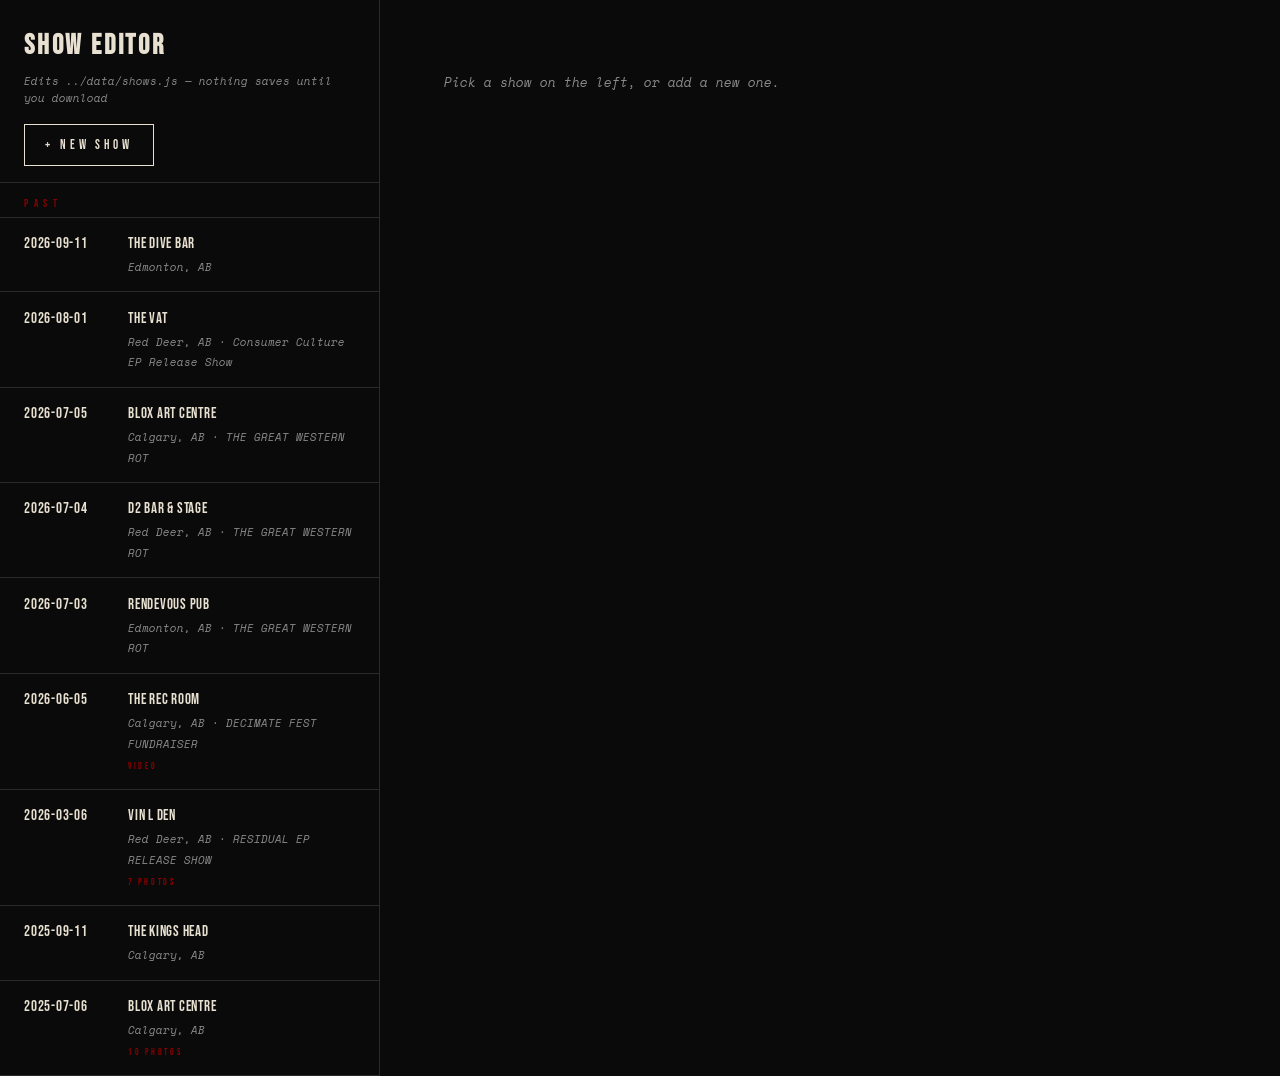
<file: tools/shows.html>
<!DOCTYPE html>
<!--
  ====================================================================
  VO!D — SHOW EDITOR
  tools/shows.html

  Add, edit and remove shows without touching code, and prep photos
  for a show. NOT part of the website — nothing links here. Open this
  file in a browser (double-click works).

  HOW IT WORKS
  1. It loads ../data/shows.js (the site's show list).
  2. You edit in the form. Nothing is saved anywhere yet.
  3. "DOWNLOAD shows.js" gives you the new file — save it over
     data/shows.js, commit, push. (A web page can't write into the
     repo itself; this is the one manual step.)

  PHOTO PREP (bottom of the editor, per show)
  Drop camera photos in → they're resized to 2000px, the photographer
  you type is written into each file's Authors metadata, they're
  numbered after the show's existing photos, and you get a ZIP named
  after the show date. Unzip it into assets/shows/. The photo count on
  the show is bumped for you. Then run: python tools/credits.py
  ====================================================================
-->
<html lang="en">
<head>
<meta charset="UTF-8">
<meta name="viewport" content="width=device-width, initial-scale=1.0">
<title>VO!D — Show Editor</title>
<link rel="preconnect" href="https://fonts.googleapis.com">
<link rel="preconnect" href="https://fonts.gstatic.com" crossorigin>
<link href="https://fonts.googleapis.com/css2?family=Bebas+Neue&family=Space+Mono:ital,wght@0,400;0,700;1,400&display=swap" rel="stylesheet">
<style>
  :root {
    --black: #0A0A0A; --dirty: #E8E0D0; --blood: #8B0000;
    --dark: #1A1A1A;  --mid: #4A4A4A;   --dim: #2A2A2A; --mid-text: #8A8A8A;
    --display: 'Bebas Neue', sans-serif; --body: 'Space Mono', monospace;
  }
  *, *::before, *::after { box-sizing: border-box; margin: 0; padding: 0; }
  body { background: var(--black); color: var(--dirty); font-family: var(--body); font-size: 13px; line-height: 1.6; }
  .app { display: grid; grid-template-columns: 380px 1fr; min-height: 100vh; }
  .list { border-right: 1px solid var(--dim); display: flex; flex-direction: column; }
  .list-head { padding: 1.5rem 1.5rem 1rem; }
  h1 { font-family: var(--display); font-size: 28px; letter-spacing: 0.1em; }
  .sub { font-size: 11px; color: var(--mid-text); font-style: italic; margin: 0.25rem 0 1rem; }
  .rows { overflow-y: auto; flex: 1; border-top: 1px solid var(--dim); }
  .srow { display: grid; grid-template-columns: 92px 1fr; gap: 0.75rem; padding: 0.9rem 1.5rem; border-bottom: 1px solid var(--dim); cursor: pointer; }
  .srow:hover { background: var(--dark); }
  .srow.on { background: var(--dark); border-left: 2px solid var(--blood); padding-left: calc(1.5rem - 2px); }
  .srow .d { font-family: var(--display); font-size: 15px; letter-spacing: 0.05em; }
  .srow .v { font-family: var(--display); font-size: 15px; letter-spacing: 0.05em; }
  .srow .c { font-size: 11px; color: var(--mid-text); font-style: italic; }
  .srow .tag { font-family: var(--display); font-size: 9px; letter-spacing: 0.3em; color: var(--blood); }
  .grp { font-family: var(--display); font-size: 11px; letter-spacing: 0.5em; color: var(--blood); padding: 0.75rem 1.5rem 0.25rem; border-bottom: 1px solid var(--dim); }
  .editor { padding: 1.5rem 2rem; overflow-y: auto; max-width: 820px; }
  .lbl { display: block; font-family: var(--display); font-size: 12px; letter-spacing: 0.4em; color: var(--blood); margin: 1.25rem 0 0.4rem; }
  .lbl small { color: var(--mid-text); letter-spacing: 0.1em; font-family: var(--body); font-size: 10px; text-transform: none; }
  input[type=text], input[type=date], input[type=number], input[type=url], textarea {
    width: 100%; background: var(--dark); color: var(--dirty); border: 1px solid var(--dim);
    font-family: var(--body); font-size: 12px; padding: 0.55rem 0.65rem; outline: none; color-scheme: dark;
  }
  input:focus, textarea:focus { border-color: var(--mid); }
  input.bad { border-color: var(--blood); }
  textarea { min-height: 70px; resize: vertical; }
  .two { display: grid; grid-template-columns: 1fr 1fr; gap: 1rem; }
  .btn { font-family: var(--display); font-size: 13px; letter-spacing: 0.3em; color: var(--dirty); background: none; border: 1px solid var(--dirty); padding: 0.75rem 1.25rem; cursor: pointer; }
  .btn:hover { background: var(--dirty); color: var(--black); }
  .btn.red { color: var(--blood); border-color: var(--blood); }
  .btn.red:hover { background: var(--blood); color: var(--dirty); }
  .btn.big { width: 100%; padding: 1rem; font-size: 15px; }
  .bar { display: flex; gap: 0.75rem; flex-wrap: wrap; align-items: center; margin-top: 1.5rem; }
  .note { font-size: 10.5px; color: var(--mid-text); font-style: italic; margin-top: 0.4rem; }
  .warn { color: var(--blood); font-style: normal; }
  .ok { color: #7aa87a; font-style: normal; }
  .rule { border: none; border-top: 1px solid var(--blood); margin: 2rem 0 0.5rem; }
  h2 { font-family: var(--display); font-size: 22px; letter-spacing: 0.08em; margin-top: 1.5rem; }
  .drop { border: 1px dashed var(--mid); padding: 1.5rem; text-align: center; color: var(--mid-text); font-size: 11px; font-style: italic; margin-top: 0.5rem; }
  .drop.over { border-color: var(--blood); color: var(--dirty); }
  .thumbs { display: grid; grid-template-columns: repeat(auto-fill, minmax(90px, 1fr)); gap: 4px; margin-top: 0.75rem; }
  .thumbs div { aspect-ratio: 1; background: var(--dim); overflow: hidden; position: relative; }
  .thumbs img { width: 100%; height: 100%; object-fit: cover; filter: grayscale(100%); }
  .thumbs span { position: absolute; left: 4px; bottom: 2px; font-family: var(--display); font-size: 11px; letter-spacing: 0.1em; text-shadow: 0 1px 3px #000; }
  .empty { color: var(--mid-text); font-style: italic; padding: 3rem 2rem; }
  @media (max-width: 860px) { .app { grid-template-columns: 1fr; } .list { border-right: none; border-bottom: 1px solid var(--dim); max-height: 40vh; } }
</style>
</head>
<body>
<div class="app">
  <div class="list">
    <div class="list-head">
      <h1>SHOW EDITOR</h1>
      <p class="sub">Edits ../data/shows.js — nothing saves until you download</p>
      <button class="btn" id="new">+ NEW SHOW</button>
    </div>
    <div class="rows" id="rows"></div>
  </div>

  <div class="editor" id="editor">
    <p class="empty">Pick a show on the left, or add a new one.</p>
  </div>
</div>

<template id="form">
  <div class="two">
    <div><span class="lbl">Date</span><input type="date" id="f-date"></div>
    <div><span class="lbl">Event <small>festival / tour name, optional</small></span><input type="text" id="f-event"></div>
  </div>
  <div class="two">
    <div><span class="lbl">Venue</span><input type="text" id="f-venue"></div>
    <div><span class="lbl">City</span><input type="text" id="f-city" placeholder="Calgary, AB"></div>
  </div>
  <span class="lbl">Bill <small>full lineup in bill order, one per line, include VO!D</small></span>
  <textarea id="f-bill"></textarea>
  <div class="two">
    <div><span class="lbl">Ticket link <small>blank = "CONTACT US"</small></span><input type="url" id="f-ticket"></div>
    <div><span class="lbl">Featured video <small>YouTube id or pasted URL</small></span><input type="text" id="f-yt"></div>
  </div>
  <div class="two">
    <div><span class="lbl">Photos <small>how many numbered files in assets/shows/&lt;date&gt;/</small></span><input type="number" id="f-photos" min="0" step="1"></div>
    <div><span class="lbl">Clips <small>video files in the show folder, one per line</small></span><textarea id="f-clips" style="min-height:44px"></textarea></div>
  </div>
  <div class="two">
    <div><span class="lbl">Gallery videos <small>YouTube ids or URLs, one per line</small></span><textarea id="f-videos" style="min-height:44px"></textarea></div>
    <div><span class="lbl">Instagram posts <small>post URLs, one per line</small></span><textarea id="f-ig" style="min-height:44px"></textarea></div>
  </div>
  <p class="note" id="f-msg"></p>
  <div class="bar">
    <button class="btn" id="f-apply">APPLY TO LIST</button>
    <button class="btn red" id="f-delete">DELETE SHOW</button>
  </div>

  <hr class="rule">
  <h2>PHOTO PREP</h2>
  <p class="note">Drop the camera files for this show. Each is resized to 2000px, credited, numbered from <b id="p-from"></b>, and zipped for you.</p>
  <span class="lbl">Photographer <small>written into every file's Authors field</small></span>
  <input type="text" id="p-credit" placeholder="@handle or name">
  <div class="drop" id="p-drop">Drop photos here, or click to choose<input type="file" id="p-file" accept="image/jpeg,image/png" multiple hidden></div>
  <div class="thumbs" id="p-thumbs"></div>
  <div class="bar">
    <button class="btn" id="p-zip" disabled>DOWNLOAD ZIP</button>
    <span class="note" id="p-msg"></span>
  </div>

  <hr class="rule">
  <button class="btn big" id="dl">DOWNLOAD shows.js</button>
  <p class="note">Save it over <b>data/shows.js</b>, then commit and push. If you prepped photos: unzip into <b>assets/shows/</b> and run <b>python tools/credits.py</b>.</p>
</template>

<script src="../data/shows.js"></script>
<script>
(function () {
  'use strict';
  var $ = function (id) { return document.getElementById(id); };
  var FIELDS = ['date', 'venue', 'city', 'event', 'bill', 'ticketUrl', 'youtubeId', 'photos', 'clips', 'videos'];

  // working copy of the data
  var shows = (window.VOID_SHOWS || []).map(function (s) {
    return {
      date: s.date || '', venue: s.venue || '', city: s.city || '', event: s.event || '',
      bill: Array.isArray(s.bill) ? s.bill.slice() : [],
      ticketUrl: s.ticketUrl || '', youtubeId: s.youtubeId || '',
      photos: Array.isArray(s.photos) ? s.photos.slice() : (parseInt(s.photos, 10) || 0),
      clips: Array.isArray(s.clips) ? s.clips.slice() : [],
      videos: Array.isArray(s.videos) ? s.videos.slice() : [],
      instagram: Array.isArray(s.instagram) ? s.instagram.slice() : []
    };
  });
  var current = -1;      // index into shows
  var prepped = [];      // {name, blob} from photo prep

  function videoId(v) {
    var s = String(v == null ? '' : v).trim();
    if (!s) return '';
    var m = /(?:v=|\/embed\/|youtu\.be\/|\/shorts\/|\/live\/)([A-Za-z0-9_-]{11})/.exec(s);
    if (m) return m[1];
    return /^[A-Za-z0-9_-]{11}$/.test(s) ? s : '';
  }
  function parseDate(iso) { var p = iso.split('-'); return new Date(+p[0], +p[1] - 1, +p[2]); }
  function today() { var d = new Date(); d.setHours(0, 0, 0, 0); return d; }

  /* ---------------- list ---------------- */
  function renderList() {
    var t = today();
    var idx = shows.map(function (s, i) { return i; });
    var up = idx.filter(function (i) { return shows[i].date && parseDate(shows[i].date) >= t; })
      .sort(function (a, b) { return parseDate(shows[a].date) - parseDate(shows[b].date); });
    var past = idx.filter(function (i) { return !shows[i].date || parseDate(shows[i].date) < t; })
      .sort(function (a, b) { return parseDate(shows[b].date || '1900-01-01') - parseDate(shows[a].date || '1900-01-01'); });
    var html = '';
    function group(list, label) {
      if (!list.length) return;
      html += '<div class="grp">' + label + '</div>';
      list.forEach(function (i) {
        var s = shows[i];
        var n = Array.isArray(s.photos) ? s.photos.length : s.photos;
        var tags = [];
        if (n) tags.push(n + ' photos');
        if (s.clips.length) tags.push(s.clips.length + ' clips');
        if (videoId(s.youtubeId) || s.videos.length) tags.push('video');
        html += '<div class="srow' + (i === current ? ' on' : '') + '" data-i="' + i + '">' +
          '<span class="d">' + esc(s.date || '????-??-??') + '</span>' +
          '<span><span class="v">' + esc(s.venue || '(no venue)') + '</span><br>' +
          '<span class="c">' + esc(s.city) + (s.event ? ' · ' + esc(s.event) : '') + '</span>' +
          (tags.length ? '<br><span class="tag">' + tags.join(' · ') + '</span>' : '') + '</span></div>';
      });
    }
    group(up, 'Upcoming'); group(past, 'Past');
    $('rows').innerHTML = html || '<p class="empty">No shows yet.</p>';
  }
  function esc(s) { return String(s == null ? '' : s).replace(/&/g, '&amp;').replace(/</g, '&lt;').replace(/>/g, '&gt;').replace(/"/g, '&quot;'); }

  $('rows').addEventListener('click', function (e) {
    var row = e.target.closest('.srow'); if (!row) return;
    openShow(parseInt(row.getAttribute('data-i'), 10));
  });
  $('new').addEventListener('click', function () {
    shows.push({ date: '', venue: '', city: '', event: '', bill: ['VO!D'], ticketUrl: '', youtubeId: '', photos: 0, clips: [], videos: [], instagram: [] });
    openShow(shows.length - 1);
  });

  /* ---------------- editor ---------------- */
  function openShow(i) {
    current = i; prepped = [];
    var s = shows[i];
    $('editor').innerHTML = '';
    $('editor').appendChild($('form').content.cloneNode(true));
    $('f-date').value = s.date; $('f-venue').value = s.venue; $('f-city').value = s.city; $('f-event').value = s.event;
    $('f-bill').value = s.bill.join('\n'); $('f-ticket').value = s.ticketUrl; $('f-yt').value = s.youtubeId;
    $('f-photos').value = Array.isArray(s.photos) ? s.photos.length : s.photos;
    $('f-clips').value = s.clips.join('\n'); $('f-videos').value = s.videos.join('\n'); $('f-ig').value = s.instagram.join('\n');
    $('p-from').textContent = pad(nextPhotoNumber()) + '.jpg';
    $('f-apply').addEventListener('click', apply);
    $('f-delete').addEventListener('click', function () {
      if (!confirm('Delete this show from the list?')) return;
      shows.splice(current, 1); current = -1; renderList();
      $('editor').innerHTML = '<p class="empty">Deleted. Pick another show or add a new one.</p>';
    });
    $('dl').addEventListener('click', downloadShowsJs);
    ['f-date', 'f-venue', 'f-city'].forEach(function (id) { $(id).addEventListener('input', function () { this.classList.remove('bad'); }); });
    wirePrep();
    renderList();
    window.scrollTo(0, 0);
  }
  function lines(v) { return v.split('\n').map(function (l) { return l.trim(); }).filter(Boolean); }
  function apply() {
    var s = shows[current], bad = [];
    var date = $('f-date').value.trim();
    if (!/^\d{4}-\d{2}-\d{2}$/.test(date)) bad.push('f-date');
    if (!$('f-venue').value.trim()) bad.push('f-venue');
    if (!$('f-city').value.trim()) bad.push('f-city');
    bad.forEach(function (id) { $(id).classList.add('bad'); });
    if (bad.length) { $('f-msg').innerHTML = '<span class="warn">Date, venue and city are required.</span>'; return; }
    var ytRaw = $('f-yt').value.trim(), yt = videoId(ytRaw);
    if (ytRaw && !yt) { $('f-msg').innerHTML = '<span class="warn">That featured video isn\'t a YouTube id or URL.</span>'; return; }
    var vids = lines($('f-videos').value).map(videoId);
    if (vids.some(function (v) { return !v; })) { $('f-msg').innerHTML = '<span class="warn">One of the gallery videos isn\'t a YouTube id or URL.</span>'; return; }
    s.date = date; s.venue = $('f-venue').value.trim(); s.city = $('f-city').value.trim(); s.event = $('f-event').value.trim();
    s.bill = lines($('f-bill').value); s.ticketUrl = $('f-ticket').value.trim(); s.youtubeId = yt;
    if (!Array.isArray(s.photos)) s.photos = Math.max(0, parseInt($('f-photos').value, 10) || 0);
    s.clips = lines($('f-clips').value); s.videos = vids;
    s.instagram = lines($('f-ig').value);
    if (s.instagram.some(function (u) { return !/^https?:\/\/(www\.)?instagram\.com\//.test(u); })) { $('f-msg').innerHTML = '<span class="warn">Instagram links must be full instagram.com URLs.</span>'; return; }
    $('f-msg').innerHTML = '<span class="ok">Applied.</span> Download shows.js when you\'re done.';
    $('p-from').textContent = pad(nextPhotoNumber()) + '.jpg';
    renderList();
  }

  /* ---------------- output ---------------- */
  var HEADER = [
    '/*', '  ====================================================================', '  VO!D — SHOW DATA', '  data/shows.js', '',
    '  THIS IS THE ONLY FILE YOU EDIT TO ADD, CHANGE, OR REMOVE A SHOW.',
    '  Every page that lists shows (index.html, shows.html, epk.html)',
    '  reads from this list. You never touch layout code for a show.',
    '  Easiest way to edit it: open tools/shows.html in a browser.', '',
    '  FIELDS:',
    '    date       "YYYY-MM-DD"   required.',
    '    venue      "The Vat"      required.',
    '    city       "Red Deer, AB" required.',
    '    event      "Some Fest"    optional. Festival or tour name (red label).',
    '    bill       [ ... ]        optional. Full lineup in bill order, incl. VO!D.',
    '    ticketUrl  "https://..."  optional. Blank = CONTACT US button.',
    '    youtubeId  "abc123XYZ"    optional. Featured video (id or pasted URL).',
    '    photos     12             optional. Numbered files 01.jpg.. in assets/shows/<date>/',
    '    clips      [ ... ]        optional. Video files in that folder, by name.',
    '    videos     [ ... ]        optional. YouTube ids/URLs for the gallery strip.',
    '    instagram  [ ... ]        optional. Instagram post URLs, shown as link chips.',
    '  ====================================================================', '*/', ''
  ].join('\n');
  function js(v) { return JSON.stringify(v); }
  function serialize() {
    var out = HEADER + 'window.VOID_SHOWS = [\n';
    var sorted = shows.slice().sort(function (a, b) { return parseDate(b.date || '1900-01-01') - parseDate(a.date || '1900-01-01'); });
    sorted.forEach(function (s) {
      out += '  {\n' +
        '    date: ' + js(s.date) + ',\n' +
        '    venue: ' + js(s.venue) + ',\n' +
        '    city: ' + js(s.city) + ',\n' +
        '    event: ' + js(s.event) + ',\n' +
        '    bill: ' + js(s.bill) + ',\n' +
        '    ticketUrl: ' + js(s.ticketUrl) + ',\n' +
        '    youtubeId: ' + js(s.youtubeId) + ',\n' +
        '    photos: ' + js(s.photos) + ',\n' +
        (s.clips.length ? '    clips: ' + js(s.clips) + ',\n' : '') +
        (s.videos.length ? '    videos: ' + js(s.videos) + ',\n' : '') +
        (s.instagram.length ? '    instagram: ' + js(s.instagram) + ',\n' : '') +
        '  },\n';
    });
    out += '\n  // ---- paste new shows above this line ----\n];\n';
    return out;
  }
  function download(name, blob) {
    var a = document.createElement('a'); a.href = URL.createObjectURL(blob); a.download = name;
    document.body.appendChild(a); a.click(); a.remove();
  }
  function downloadShowsJs() {
    var missing = shows.filter(function (s) { return !s.date || !s.venue || !s.city; });
    if (missing.length) { alert(missing.length + ' show(s) are missing date, venue or city. Fix and Apply them first.'); return; }
    download('shows.js', new Blob([serialize()], { type: 'text/javascript' }));
  }

  /* ---------------- photo prep ---------------- */
  function pad(n) { return n < 10 ? '0' + n : String(n); }
  function nextPhotoNumber() {
    var s = shows[current]; if (!s) return 1;
    var n = Array.isArray(s.photos) ? s.photos.length : (parseInt($('f-photos') ? $('f-photos').value : s.photos, 10) || 0);
    return n + 1;
  }
  function wirePrep() {
    var drop = $('p-drop'), file = $('p-file');
    drop.addEventListener('click', function () { file.click(); });
    ['dragenter', 'dragover'].forEach(function (ev) { drop.addEventListener(ev, function (e) { e.preventDefault(); drop.classList.add('over'); }); });
    ['dragleave', 'drop'].forEach(function (ev) { drop.addEventListener(ev, function (e) { e.preventDefault(); drop.classList.remove('over'); }); });
    drop.addEventListener('drop', function (e) { addFiles(e.dataTransfer.files); });
    file.addEventListener('change', function () { addFiles(this.files); this.value = ''; });
    $('p-zip').addEventListener('click', makeZip);
  }
  function addFiles(list) {
    var files = [].slice.call(list).filter(function (f) { return /^image\/(jpeg|png)$/.test(f.type); });
    if (!files.length) return;
    var credit = $('p-credit').value.trim();
    $('p-msg').textContent = 'Processing ' + files.length + ' photo(s)…';
    var start = nextPhotoNumber() + prepped.length;
    var chain = Promise.resolve();
    files.forEach(function (f, k) {
      chain = chain.then(function () { return shrink(f); }).then(function (blob) {
        var withExif = credit ? addArtist(blob, credit) : Promise.resolve(blob);
        return withExif.then(function (b) {
          var name = pad(start + k) + '.jpg';
          prepped.push({ name: name, blob: b });
          var d = document.createElement('div');
          d.innerHTML = '<img src="' + URL.createObjectURL(b) + '"><span>' + name + '</span>';
          $('p-thumbs').appendChild(d);
        });
      });
    });
    chain.then(function () {
      $('p-msg').innerHTML = '<span class="ok">' + prepped.length + ' ready</span>' + (credit ? ' · credited to ' + esc(credit) : ' · <span class="warn">no photographer set — credits will be blank</span>');
      $('p-zip').disabled = false;
    }).catch(function (err) { $('p-msg').innerHTML = '<span class="warn">' + esc(err.message || err) + '</span>'; });
  }
  // resize to 2000px long edge, JPEG 0.85, honouring the phone's rotation flag
  function shrink(file) {
    var load = window.createImageBitmap ? createImageBitmap(file, { imageOrientation: 'from-image' }) :
      new Promise(function (res, rej) { var im = new Image(); im.onload = function () { res(im); }; im.onerror = rej; im.src = URL.createObjectURL(file); });
    return load.then(function (im) {
      var w = im.width, h = im.height, sc = Math.min(1, 2000 / Math.max(w, h));
      var c = document.createElement('canvas'); c.width = Math.round(w * sc); c.height = Math.round(h * sc);
      var x = c.getContext('2d'); x.fillStyle = '#fff'; x.fillRect(0, 0, c.width, c.height);
      x.imageSmoothingQuality = 'high'; x.drawImage(im, 0, 0, c.width, c.height);
      return new Promise(function (res) { c.toBlob(function (b) { res(b); }, 'image/jpeg', 0.85); });
    });
  }
  // insert an EXIF APP1 segment with Artist = name, right after the JPEG SOI marker
  function addArtist(blob, name) {
    return blob.arrayBuffer().then(function (buf) {
      var src = new Uint8Array(buf);
      var enc = new TextEncoder();
      var text = enc.encode(name); var str = new Uint8Array(text.length + 1); str.set(text);   // NUL-terminated
      // TIFF: header(8) + IFD count(2) + 1 entry(12) + next IFD(4) + string
      var tiff = new Uint8Array(8 + 2 + 12 + 4 + str.length);
      var dv = new DataView(tiff.buffer);
      tiff[0] = 0x49; tiff[1] = 0x49; dv.setUint16(2, 42, true); dv.setUint32(4, 8, true);
      dv.setUint16(8, 1, true);
      dv.setUint16(10, 0x013B, true); dv.setUint16(12, 2, true); dv.setUint32(14, str.length, true); dv.setUint32(18, 26, true);
      dv.setUint32(22, 0, true);
      tiff.set(str, 26);
      var app1len = 2 + 6 + tiff.length;
      var seg = new Uint8Array(2 + app1len);
      seg[0] = 0xFF; seg[1] = 0xE1; seg[2] = app1len >> 8; seg[3] = app1len & 0xFF;
      seg.set([0x45, 0x78, 0x69, 0x66, 0, 0], 4); seg.set(tiff, 10);
      var out = new Uint8Array(src.length + seg.length);
      out.set(src.subarray(0, 2), 0); out.set(seg, 2); out.set(src.subarray(2), 2 + seg.length);
      return new Blob([out], { type: 'image/jpeg' });
    });
  }
  // ZIP (store, no compression) — enough for a folder of JPEGs
  var CRC = (function () { var t = []; for (var n = 0; n < 256; n++) { var c = n; for (var k = 0; k < 8; k++) c = c & 1 ? 0xEDB88320 ^ (c >>> 1) : c >>> 1; t[n] = c >>> 0; } return t; })();
  function crc32(u8) { var c = 0xFFFFFFFF; for (var i = 0; i < u8.length; i++) c = CRC[(c ^ u8[i]) & 0xFF] ^ (c >>> 8); return (c ^ 0xFFFFFFFF) >>> 0; }
  function makeZip() {
    var s = shows[current], folder = s.date || 'photos';
    Promise.all(prepped.map(function (p) { return p.blob.arrayBuffer(); })).then(function (bufs) {
      var parts = [], central = [], offset = 0, enc = new TextEncoder();
      var now = new Date(), dt = ((now.getHours() << 11) | (now.getMinutes() << 5) | (now.getSeconds() >> 1)) & 0xFFFF,
          dd = (((now.getFullYear() - 1980) << 9) | ((now.getMonth() + 1) << 5) | now.getDate()) & 0xFFFF;
      bufs.forEach(function (buf, i) {
        var data = new Uint8Array(buf), name = enc.encode(folder + '/' + prepped[i].name), crc = crc32(data);
        var lh = new Uint8Array(30 + name.length), v = new DataView(lh.buffer);
        v.setUint32(0, 0x04034b50, true); v.setUint16(4, 20, true); v.setUint16(6, 0x0800, true); v.setUint16(8, 0, true);
        v.setUint16(10, dt, true); v.setUint16(12, dd, true); v.setUint32(14, crc, true); v.setUint32(18, data.length, true); v.setUint32(22, data.length, true);
        v.setUint16(26, name.length, true); v.setUint16(28, 0, true); lh.set(name, 30);
        var ch = new Uint8Array(46 + name.length), c = new DataView(ch.buffer);
        c.setUint32(0, 0x02014b50, true); c.setUint16(4, 20, true); c.setUint16(6, 20, true); c.setUint16(8, 0x0800, true); c.setUint16(10, 0, true);
        c.setUint16(12, dt, true); c.setUint16(14, dd, true); c.setUint32(16, crc, true); c.setUint32(20, data.length, true); c.setUint32(24, data.length, true);
        c.setUint16(28, name.length, true); c.setUint16(30, 0, true); c.setUint16(32, 0, true); c.setUint16(34, 0, true); c.setUint16(36, 0, true);
        c.setUint32(38, 0, true); c.setUint32(42, offset, true); ch.set(name, 46);
        parts.push(lh, data); central.push(ch); offset += lh.length + data.length;
      });
      var cdSize = central.reduce(function (a, b) { return a + b.length; }, 0);
      var end = new Uint8Array(22), e = new DataView(end.buffer);
      e.setUint32(0, 0x06054b50, true); e.setUint16(4, 0, true); e.setUint16(6, 0, true); e.setUint16(8, central.length, true); e.setUint16(10, central.length, true);
      e.setUint32(12, cdSize, true); e.setUint32(16, offset, true); e.setUint16(20, 0, true);
      download(folder + '.zip', new Blob(parts.concat(central, [end]), { type: 'application/zip' }));
      // bump the show's photo count to include the new files
      if (!Array.isArray(s.photos)) { s.photos = (parseInt($('f-photos').value, 10) || 0) + prepped.length; $('f-photos').value = s.photos; }
      $('p-msg').innerHTML = '<span class="ok">Zipped ' + prepped.length + '.</span> Unzip into assets/shows/ — photos count set to ' + (Array.isArray(s.photos) ? s.photos.length : s.photos) + '. Now download shows.js.';
      prepped = []; $('p-thumbs').innerHTML = ''; $('p-zip').disabled = true; renderList();
    });
  }

  renderList();
})();
</script>
</body>
</html>
</file>
<file: assets/css/site.css>
/*
  VO!D — site.css
  Shared by index.html, shows.html and epk.html.
  Tokens first, then the homepage sections, then the Shows and EPK
  pages, then print. Colours and fonts: edit the :root block.
*/


/* Design tokens — colours and fonts for every page. */
:root {
  --black:    #0A0A0A;  /* near-black background — slightly warm, not pure */
  --dirty:    #E8E0D0;  /* off-white text — aged paper feel, not harsh white */
  --blood:    #8B0000;  /* dark blood red — used sparingly as the accent */
  --dark:     #1A1A1A;  /* secondary dark for cards and section backgrounds */
  --mid:      #4A4A4A;  /* mid-grey for secondary text and borders */
  --dim:      #2A2A2A;  /* very dark grey for subtle backgrounds */


  --display:  'Bebas Neue', sans-serif;   /* headers, labels, nav */
  --body:     'Space Mono', monospace;    /* paragraphs, descriptions */

  /* secondary text colour — --mid is for borders and decoration, this is
     for anything you have to read (passes contrast on the dark background) */
  --mid-text: #8A8A8A;

  /* SMALL TEXT SIZES — the four sizes used by labels, captions and body
     copy. Phone sizes here; the desktop rule below scales them up 25%. */
  --fs-2xs: 10px;              /* photo captions only */
  --fs-xs: 11px;
  --fs-sm: 12px;
  --fs-md: 13px;
  --fs-lg: 14px;
}

/* desktop: +25% on the small text sizes (same breakpoint as the nav) */
@media (min-width: 901px) {
  :root {
    --fs-2xs: 11.5px;
    --fs-xs: 13.75px;
    --fs-sm: 15px;
    --fs-md: 16.25px;
    --fs-lg: 17.5px;
  }
}

/* Reset browser defaults. */
*, *::before, *::after {
  box-sizing: border-box;
  margin: 0;
  padding: 0;
}


html {
  scroll-behavior: auto; /* no smooth scroll — keeps it raw */
}

body {
  background: var(--black);
  color: var(--dirty);
  font-family: var(--body);
  font-size: var(--fs-lg);
  line-height: 1.7;
  overflow-x: hidden;
}

/* Blood-red rule between sections. */
.rule {
  border: none;
  border-top: 1px solid var(--blood);
  margin: 0;
}

/*
================================================================
NAVIGATION — fixed top bar
================================================================
*/
#nav {
  position: fixed;
  top: 0;
  left: 0;
  right: 0;
  z-index: 100;
  padding: 1.25rem 6vw;
  display: flex;
  justify-content: space-between;
  align-items: center;
  background: rgba(10,10,10,0.92);
  backdrop-filter: blur(8px);
  border-bottom: 1px solid var(--dim);
}

.nav-logo {
  font-family: var(--display);
  font-size: 22px;
  color: var(--dirty);
  text-decoration: none;
  letter-spacing: 0.1em;
}

.nav-logo img {
  height: 34px;                 /* CHANGE: nav logo size */
  display: block;
  filter: invert(1);            /* black logo -> white */
  opacity: 0.85;
  transition: opacity 0.2s;
}
.nav-logo:hover img {
  opacity: 1;
}

.nav-links {
  display: flex;
  gap: 2.5rem;
  list-style: none;
}

.nav-links a {
  font-family: var(--display);
  font-size: var(--fs-md);
  letter-spacing: 0.3em;
  color: var(--mid-text);
  text-decoration: none;
  transition: color 0.15s;
}


.nav-links a:hover {
  color: var(--dirty);
}

/* three-bar menu button — hidden on desktop, shown by the 900px rule below */
.nav-toggle {
  display: none;
  background: none;
  border: none;
  padding: 0.5rem;
  cursor: pointer;
}
.nav-toggle span {
  display: block;
  width: 22px;
  height: 2px;
  background: var(--dirty);
  margin: 4px 0;
  transition: transform 0.15s, opacity 0.15s;
}
/* turns into an X when open */
#nav.open .nav-toggle span:nth-child(1) { transform: translateY(6px) rotate(45deg); }
#nav.open .nav-toggle span:nth-child(2) { opacity: 0; }
#nav.open .nav-toggle span:nth-child(3) { transform: translateY(-6px) rotate(-45deg); }

/*
================================================================
HERO
================================================================
*/
#hero {
  min-height: 100vh;
  display: flex;
  flex-direction: column;
  justify-content: flex-end;
  padding: 0 6vw 8rem;
  position: relative;
  overflow: hidden;
}

/* Faint logo behind the hero text. */
.hero-bg {
  position: absolute;
  top: 0; left: 0; right: 0; bottom: 0;
  background-image: url('../images/hero-bg.png');
  background-size: 70%;             /* logo takes up 70% of the hero width */
  background-position: center 40%;  /* horizontal center, 40% down */
  background-repeat: no-repeat;
  opacity: 0.31;                    /* 0 = invisible, 1 = solid */

}

/* fades the hero into the black below */
.hero-overlay {
  position: absolute;
  top: 0; left: 0; right: 0; bottom: 0;
  background: linear-gradient(
    to bottom,
    transparent 30%,
    var(--black) 100%
  );
}


.hero-content {
  position: relative;
  z-index: 2;
}

.hero-eyebrow {
  font-family: var(--display);
  font-size: var(--fs-md);
  letter-spacing: 0.5em;
  color: var(--blood);
  margin-bottom: 1rem;
}

/* Big title, scales with the viewport. */
.hero-name {
  font-family: var(--display);
  font-size: clamp(80px, 18vw, 260px);
  line-height: 0.85;
  color: var(--dirty);
  margin-bottom: 2rem;
  user-select: none;
}

/* Letters start invisible; the glitch script reveals them. */
.hero-name span {
  display: inline-block;
  opacity: 0;
  transition: opacity 0.05s;
}

.hero-name span.resolved {
  opacity: 1;
}

.hero-tagline {
  font-family: var(--body);
  font-size: clamp(11px, 1.2vw, 13px);
  color: var(--mid-text);
  font-style: italic;
  letter-spacing: 0.05em;
}

/*
================================================================
PHOTO DIVIDER
================================================================
*/
.photo-divider {
  width: 100%;
  height: 60vh;
  position: relative;
  overflow: hidden;
}

.photo-divider img {
  width: 100%;
  height: 100%;
  object-fit: cover;
  object-position: center;
  opacity: 0.4;                 /* dim the photo — increase for brighter */
  filter: grayscale(60%);       /* partially desaturated — 100% = full B&W */
}

/* gradient overlay on the photo so it fades into the sections above/below */
.photo-divider::before,
.photo-divider::after {
  content: '';
  position: absolute;
  left: 0; right: 0;
  height: 40%;
  z-index: 1;
}

.photo-divider::before {
  top: 0;
  background: linear-gradient(to bottom, var(--black), transparent);
}

.photo-divider::after {
  bottom: 0;
  background: linear-gradient(to top, var(--black), transparent);
}

/*
================================================================
SECTIONS
================================================================
*/
section {
  padding: 7rem 6vw;
}

/* small red label above section titles — like "DISCOGRAPHY" above "Music" */
.section-label {
  font-family: var(--display);
  font-size: var(--fs-lg);
  letter-spacing: 0.6em;
  color: var(--blood);
  margin-bottom: 2rem;
  display: block;
}


.section-title {
  font-family: var(--display);
  font-size: clamp(48px, 7vw, 100px);
  line-height: 0.9;
  color: var(--dirty);
  margin-bottom: 3rem;
  letter-spacing: 0.02em;
}

/*
================================================================
MUSIC SECTION
================================================================
*/
.release-block {
  display: grid;

  grid-template-columns: repeat(auto-fit, minmax(280px, 1fr));
  gap: 4rem;
  align-items: start;
}

.release-info {}

.release-meta {
  font-family: var(--display);
  font-size: var(--fs-lg);
  letter-spacing: 0.4em;
  color: var(--blood);
  margin-bottom: 1rem;
}

.release-title {
  font-family: var(--display);
  font-size: clamp(36px, 5vw, 64px);
  color: var(--dirty);
  line-height: 0.9;
  margin-bottom: 1rem;
  letter-spacing: 0.03em;
}

.release-description {
  font-size: var(--fs-md);
  color: var(--mid-text);
  line-height: 1.9;
  font-style: italic;
  margin-bottom: 2rem;
  max-width: 420px;
}

/* secondary streaming link below the Spotify embed */
.stream-also {
  font-family: var(--display);
  font-size: var(--fs-sm);
  letter-spacing: 0.3em;
  color: var(--mid-text);
  text-decoration: none;
  border-bottom: 1px solid var(--mid);
  padding-bottom: 2px;
  transition: color 0.15s, border-color 0.15s;
}

.stream-also:hover {
  color: var(--dirty);
  border-color: var(--dirty);
}

/* wrapper for the Spotify embed iframe */
.spotify-embed {
  border-radius: 0;             /* keep it square to match the aesthetic */
}


.spotify-embed iframe {
  border: none;
  width: 100%;
  
}

/*
================================================================
LIVE SECTION
================================================================
*/
.show-list {
  border-top: 1px solid var(--dim);
}

/* Show row: date | info | ticket */
.show-row {
  display: grid;
  grid-template-columns: 130px 1fr auto;
  gap: 2rem;
  align-items: center;
  padding: 1.75rem 0;
  border-bottom: 1px solid var(--dim);
  transition: padding-left 0.1s;
}

.show-row:hover {
  padding-left: 0.75rem;        /* slides right slightly on hover */
}

.show-date {
  font-family: var(--display);
  font-size: 22px;
  color: var(--dirty);
  letter-spacing: 0.05em;
}

.show-info {
  display: flex;
  flex-direction: column;
  gap: 0.2rem;
}

.show-venue {
  font-family: var(--display);
  font-size: 24px;
  color: var(--dirty);
  letter-spacing: 0.05em;
}

.show-location {
  font-size: var(--fs-sm);
  color: var(--mid-text);
  font-style: italic;
}

.show-ticket {
  font-family: var(--display);
  font-size: var(--fs-sm);
  letter-spacing: 0.3em;
  color: var(--blood);
  text-decoration: none;
  border: 1px solid var(--blood);
  padding: 0.5rem 1.25rem;
  white-space: nowrap;
  transition: background 0.15s, color 0.15s;
}

.show-ticket:hover {
  background: var(--blood);
  color: var(--dirty);
}

/* shown when there are no upcoming dates */
.no-shows {
  padding: 3rem 0;
  color: var(--mid-text);
  font-style: italic;
  font-size: var(--fs-md);
}

/* Shown in place of the merch grid while the catalogue is empty. */
.merch-soon {
  padding: 4rem 0;
  font-family: var(--display);
  font-size: calc(var(--fs-lg) * 2);
  letter-spacing: 0.6em;
  color: var(--blood);
  text-align: center;
}

/* wrapper for the YouTube embed iframe */
.youtube-embed {
  border-radius: 0;             /* keep it square to match the aesthetic */
}


.youtube-embed iframe {
  border: none;
  width: 100%;

  align-items: center;
}

/*
================================================================
ABOUT SECTION
================================================================
*/
.about-grid {
  display: grid;
  grid-template-columns: 1fr 1fr;
  gap: 6rem;
  margin-top: 1rem;
}

.about-photos {
  display: grid;
  grid-template-columns: 1fr 1fr;
  gap: 2px;
}


.about-photo {
  overflow: hidden;
  aspect-ratio: 1;
  position: relative;
}
/* photographer credit, bottom-left over the photo (filled by assets/js/credits.js) */
.about-photo .press-caption {
  position: absolute;
  left: 0.6rem;
  bottom: 0.4rem;
  font-size: var(--fs-2xs);
  font-style: italic;
  color: var(--dirty);
  opacity: 0.7;
  text-shadow: 0 1px 3px rgba(0,0,0,0.9);
  pointer-events: none;
}

.about-photo.wide {
  grid-column: span 2;
  aspect-ratio: 2 / 1;
}

.about-photo img {
  width: 100%;
  height: 100%;
  object-fit: cover;
  filter: grayscale(100%);
  opacity: 0.75;
  transition: opacity 0.3s, filter 0.3s;
}

/* hover: partial colour */
.about-photo:hover img {
  opacity: 0.9;
  filter: grayscale(60%);
}

.about-text {}

.about-bio p {
  font-size: var(--fs-lg);
  line-height: 2;
  color: var(--dirty);
  opacity: 0.85;
  margin-bottom: 1.5rem;
}

.about-bio p:first-child {
  opacity: 1;                   /* first paragraph slightly brighter */
}

/* member list below the bio */
.member-list {
  margin-top: 3rem;
  border-top: 1px solid var(--dim);
}

.member-row {
  display: flex;
  justify-content: space-between;
  align-items: baseline;
  padding: 1.25rem 0;
  border-bottom: 1px solid var(--dim);
}

.member-name {
  font-family: var(--display);
  font-size: 22px;
  color: var(--dirty);
  letter-spacing: 0.05em;
}

.member-role {
  font-size: var(--fs-sm);
  color: var(--mid-text);
  font-style: italic;
}

/*
================================================================
MERCH SECTION
================================================================
*/
.merch-grid {
  display: grid;
  grid-template-columns: repeat(auto-fill, minmax(220px, 1fr));
  gap: 2px;
  margin-top: 1rem;
}

.merch-card {
  background: var(--dark);
  padding: 2rem;
  border-left: 2px solid transparent;
  transition: border-color 0.15s;
}

.merch-card:hover {
  border-left-color: var(--blood);
}

/* placeholder box where a product photo will go */
.merch-img {
  width: 100%;
  aspect-ratio: 1;
  background: var(--dim);
  display: flex;
  align-items: center;
  justify-content: center;
  font-family: var(--display);
  font-size: var(--fs-sm);
  letter-spacing: 0.4em;
  color: var(--mid-text);
  margin-bottom: 1.25rem;
  border: 1px solid #222;
}

.merch-title {
  font-family: var(--display);
  font-size: 20px;
  color: var(--dirty);
  letter-spacing: 0.05em;
  margin-bottom: 0.5rem;
}

.merch-desc {
  font-size: var(--fs-sm);
  color: var(--mid-text);
  font-style: italic;
  line-height: 1.7;
  margin-bottom: 1rem;
}

.merch-price {
  font-family: var(--display);
  font-size: var(--fs-md);
  letter-spacing: 0.3em;
  color: var(--blood);
}

.merch-cta {
  margin-top: 3rem;
  display: flex;
  align-items: center;
  gap: 2rem;
  flex-wrap: wrap;
}

.merch-store-link {
  font-family: var(--display);
  font-size: var(--fs-lg);
  letter-spacing: 0.3em;
  color: var(--dirty);
  text-decoration: none;
  border: 1px solid var(--dirty);
  padding: 1rem 2rem;
  transition: background 0.15s, color 0.15s;
}

.merch-store-link:hover {
  background: var(--dirty);
  color: var(--black);
}

.merch-note {
  font-size: var(--fs-sm);
  color: var(--mid-text);
  font-style: italic;
}

/*
================================================================
CONTACT SECTION
================================================================
*/
.contact-grid {
  display: grid;
  grid-template-columns: 1fr 1fr;
  gap: 6rem;
  margin-top: 1rem;
}

.contact-block {
  margin-bottom: 2.5rem;
}

.contact-label {
  font-family: var(--display);
  font-size: var(--fs-lg);
  letter-spacing: 0.4em;
  color: var(--blood);
  display: block;
  margin-bottom: 0.5rem;
}

.contact-value {
  font-size: var(--fs-lg);
  color: var(--dirty);
}

.contact-value a {
  color: var(--dirty);
  text-decoration: none;
  border-bottom: 1px solid var(--mid);
  padding-bottom: 1px;
  transition: border-color 0.15s;
}

.contact-value a:hover {
  border-color: var(--dirty);
}

.contact-download {
  color: var(--blood);
  text-decoration: none;
  border-bottom: 1px solid var(--blood);
  padding-bottom: 1px;
  font-family: var(--display);
  font-size: var(--fs-lg);
  letter-spacing: 0.2em;
  transition: color 0.15s, border-color 0.15s;
}

.contact-download:hover {
  color: var(--dirty);
  border-color: var(--dirty);
}

/* social platform links */
.social-links {
  display: flex;
  flex-direction: column;
}

.social-link {
  font-family: var(--display);
  font-size: 16px;
  letter-spacing: 0.15em;
  color: var(--dirty);
  text-decoration: none;
  padding: 1.1rem 0;
  border-bottom: 1px solid var(--dim);
  display: flex;
  justify-content: space-between;
  align-items: center;
  transition: color 0.15s;
}

.social-link:hover {
  color: var(--blood);
}

/* the ↗ arrow that appears on the right of each social link */
.social-link::after {
  content: '↗';
  font-size: var(--fs-sm);
  color: var(--mid-text);
}

/*
================================================================
FOOTER
================================================================
*/
footer {
  padding: 4rem 6vw;
  display: flex;
  justify-content: space-between;
  align-items: center;
  border-top: 1px solid var(--dim);
}

/* the footer logo image — small, dim, bottom-left */
.footer-logo img {
  height: 58px;                 /* CHANGE: adjust height to taste */
  opacity: 0.15;                /* very faint — increase to make more visible */
  filter: invert(1);            /* inverts colors — makes black logo white */
  transition: opacity 0.2s;
}

.footer-logo img:hover {
  opacity: 0.35;
}

.footer-right {
  text-align: right;
}

.footer-copy {
  font-size: var(--fs-xs);
  color: var(--mid-text);
  letter-spacing: 0.2em;
  font-style: italic;
  display: block;
  margin-bottom: 0.25rem;
}

.footer-tagline {
  font-family: var(--display);
  font-size: var(--fs-sm);
  letter-spacing: 0.3em;
  color: var(--dim);
}

/*
================================================================
RESPONSIVE
================================================================
*/
@media (max-width: 900px) {
  /* stack about grid to single column on tablets */
  .about-grid {
    grid-template-columns: 1fr;
    gap: 3rem;
  }

  /* reverse order so photos come first on mobile */
  .about-photos {
    order: -1;
  }
}

@media (max-width: 700px) {
  section {
    padding: 5rem 5vw;
  }

  /* hide ticket link on mobile (small screens) */
  .show-ticket {
    display: none;
  }

  /* show rows become two columns instead of three */
  .show-row {
    grid-template-columns: 90px 1fr;
  }

  .contact-grid {
    grid-template-columns: 1fr;
    gap: 3rem;
  }

}

/*
  MOBILE MENU (900px and narrower) — links become a panel under the
  bar, toggled by .nav-toggle (assets/js/nav.js).
*/
@media (max-width: 900px) {
  /* EPK: QR moves from the header to the bottom of the page on phones */
  .epk-header .qr-block { display: none; }
  #epk-contact .qr-mobile { display: block; }   /* id selector: outranks the base .qr-mobile rule below */

  #nav {
    flex-wrap: wrap;             /* lets the panel drop below the logo/button row */
  }
  .nav-toggle {
    display: block;
  }
  .nav-links {
    display: none;
    flex-direction: column;
    gap: 0;
    width: 100%;
    margin-top: 1rem;
    border-top: 1px solid var(--dim);
  }
  #nav.open .nav-links {
    display: flex;
  }
  .nav-links a {
    display: block;
    padding: 1rem 0;             /* big tap targets */
    font-size: var(--fs-lg);
    border-bottom: 1px solid var(--dim);
  }
}

/* Reduced motion: skip the glitch animation. */
@media (prefers-reduced-motion: reduce) {
  .hero-name span {
    opacity: 1 !important;
  }
}


/*
================================================================
SHARED
================================================================
*/

/* Clears the fixed nav on pages without a hero. (section.page-top so it
   outranks the .epk-section padding shorthand.) */
section.page-top {
  padding-top: 10rem;
}

/* Sub-heading inside a section, e.g. "UPCOMING" / "PAST" on shows.html */
.section-sub {
  font-family: var(--display);
  font-size: var(--fs-lg);
  letter-spacing: 0.6em;
  color: var(--blood);
  margin: 4rem 0 1.5rem;
  display: block;
}
.section-sub:first-of-type {
  margin-top: 0;
}

/* Small text link with the underline treatment used elsewhere on the site */
.text-link {
  font-family: var(--display);
  font-size: var(--fs-sm);
  letter-spacing: 0.3em;
  color: var(--mid-text);
  text-decoration: none;
  border-bottom: 1px solid var(--mid);
  padding-bottom: 2px;
  transition: color 0.15s, border-color 0.15s;
}
.text-link:hover {
  color: var(--dirty);
  border-color: var(--dirty);
}

/* Row of links / buttons under a section */
.link-row {
  margin-top: 2.5rem;
  display: flex;
  gap: 2rem;
  flex-wrap: wrap;
  align-items: center;
}

/* Bordered button */
.btn-outline {
  font-family: var(--display);
  font-size: var(--fs-lg);
  letter-spacing: 0.3em;
  color: var(--dirty);
  text-decoration: none;
  border: 1px solid var(--dirty);
  padding: 1rem 2rem;
  background: none;
  cursor: pointer;
  transition: background 0.15s, color 0.15s;
}
.btn-outline:hover {
  background: var(--dirty);
  color: var(--black);
}

/* TODO box — content still to be supplied. Delete once it exists. */
.todo {
  border: 1px dashed var(--blood);
  padding: 1.25rem 1.5rem;
  color: var(--mid-text);
  font-size: var(--fs-md);
  font-style: italic;
  line-height: 1.8;
}
.todo::before {
  content: 'TODO';
  display: block;
  font-family: var(--display);
  font-style: normal;
  font-size: var(--fs-lg);
  letter-spacing: 0.4em;
  color: var(--blood);
  margin-bottom: 0.5rem;
}


/*
================================================================
SECTION BACKGROUNDS — optional photo behind a section.
Each section has <div class="section-bg"></div> as its first child,
mapped to a file below. No file = plain black.
================================================================
*/
section {
  position: relative;           /* so .section-bg can sit inside it */
}
.section-bg {
  position: absolute;
  top: 0; left: 0; right: 0; bottom: 0;
  z-index: 0;
  pointer-events: none;         /* clicks go through to the content */
  background-size: cover;
  background-position: center;
  background-repeat: no-repeat;
  opacity: 0.25;                /* CHANGE: how visible the photo is (0-1) */
  filter: grayscale(60%);       /* CHANGE: 100% = full B&W, 0 = full colour */
}
/* fade the photo into black at the top and bottom edges */
.section-bg::before,
.section-bg::after {
  content: '';
  position: absolute;
  left: 0; right: 0;
  height: 35%;
}
.section-bg::before {
  top: 0;
  background: linear-gradient(to bottom, var(--black), transparent);
}
.section-bg::after {
  bottom: 0;
  background: linear-gradient(to top, var(--black), transparent);
}
/* siblings after .section-bg sit above it (sibling selector so the hero layers are untouched) */
.section-bg ~ * {
  position: relative;
  z-index: 1;
}

/* CHANGE: one line per section. File goes in assets/images/. */
#about   .section-bg { background-image: url('../images/bg-about.jpg'); }
#music   .section-bg { background-image: url('../images/bg-music.jpg'); }
#live    .section-bg { background-image: url('../images/bg-live.jpg'); }
#merch   .section-bg { background-image: url('../images/bg-merch.jpg'); }
#contact .section-bg { background-image: url('../images/bg-contact.jpg'); }
/* EPK page — same idea, one per section */
#epk-top     .section-bg { background-image: url('../images/bg-epk-top.jpg'); }
#epk-bio     .section-bg { background-image: url('../images/bg-epk-bio.jpg'); }
#epk-media   .section-bg { background-image: url('../images/bg-epk-media.jpg'); }
#epk-photos  .section-bg { background-image: url('../images/bg-epk-photos.jpg'); }
#epk-logos   .section-bg { background-image: url('../images/bg-epk-logos.jpg'); }
#epk-history .section-bg { background-image: url('../images/bg-epk-history.jpg'); }
#epk-contact .section-bg { background-image: url('../images/bg-epk-contact.jpg'); }



/*
================================================================
MERCH — product cards and the order cart.
Products come from data/merch.js; see assets/js/merch.js.
================================================================
*/
.merch-photo {
  aspect-ratio: 1;
  overflow: hidden;
  background: var(--dim);
  margin-bottom: 2px;
}
.merch-photo img {
  width: 100%; height: 100%;
  object-fit: cover;
  display: block;
  filter: grayscale(60%);
  transition: filter 0.3s;
}
.merch-card:hover .merch-photo img { filter: grayscale(0%); }

.merch-thumbs { display: flex; gap: 2px; margin-bottom: 1.25rem; }
.merch-thumb {
  width: 44px; height: 44px;
  padding: 0; border: 1px solid transparent;
  background: none; cursor: pointer; overflow: hidden;
}
.merch-thumb.on { border-color: var(--blood); }
.merch-thumb img { width: 100%; height: 100%; object-fit: cover; display: block; opacity: 0.6; }
.merch-thumb.on img { opacity: 1; }

.merch-card.is-out { opacity: 0.55; }

.merch-variants { display: flex; flex-wrap: wrap; gap: 4px; margin: 1rem 0 0.75rem; }
.merch-variant {
  font-family: var(--display);
  font-size: var(--fs-md);
  letter-spacing: 0.15em;
  color: var(--mid-text);
  background: none;
  border: 1px solid var(--dim);
  padding: 0.35rem 0.75rem;
  cursor: pointer;
  transition: color 0.15s, border-color 0.15s;
}
.merch-variant[aria-pressed="true"] { color: var(--dirty); border-color: var(--dirty); }
.merch-variant.is-out {
  text-decoration: line-through;
  opacity: 0.4;
  cursor: not-allowed;
}
.merch-left {
  font-size: var(--fs-2xs);
  font-style: italic;
  color: var(--blood);
  margin-bottom: 0.5rem;
}
.merch-add {
  font-family: var(--display);
  font-size: var(--fs-md);
  letter-spacing: 0.3em;
  color: var(--dirty);
  background: none;
  border: 1px solid var(--dirty);
  padding: 0.6rem 1.5rem;
  cursor: pointer;
  transition: background 0.15s, color 0.15s;
}
.merch-add:hover { background: var(--dirty); color: var(--black); }

/* bar pinned to the bottom once something is in the cart */
#cart-bar {
  position: fixed;
  left: 0; right: 0; bottom: 0;
  z-index: 120;
  display: flex;
  align-items: center;
  justify-content: space-between;
  gap: 1rem;
  padding: 1rem 6vw;
  background: rgba(10,10,10,0.95);
  backdrop-filter: blur(8px);
  border-top: 1px solid var(--blood);
}
#cart-bar[hidden] { display: none; }
.cart-summary {
  font-family: var(--display);
  font-size: var(--fs-lg);
  letter-spacing: 0.2em;
  color: var(--dirty);
}

#cart-overlay {
  position: fixed;
  top: 0; left: 0; right: 0; bottom: 0;
  z-index: 200;
  background: rgba(10,10,10,0.96);
  display: flex;
  align-items: flex-start;
  justify-content: center;
  overflow-y: auto;
  padding: 2rem 1rem;
}
#cart-overlay[hidden] { display: none; }
.cart-panel {
  position: relative;
  width: 100%;
  max-width: 560px;
  background: var(--black);
  border: 1px solid var(--dim);
  padding: 2rem;
}
.cart-x {
  position: absolute;
  top: 0.75rem; right: 1rem;
  background: none; border: none;
  color: var(--dirty);
  font-size: 28px;
  line-height: 1;
  cursor: pointer;
  opacity: 0.6;
}
.cart-x:hover { opacity: 1; }
.cart-refline { font-size: var(--fs-md); color: var(--mid-text); margin-bottom: 1.5rem; }
.cart-refline b { color: var(--dirty); font-family: var(--display); letter-spacing: 0.15em; }

.cart-line {
  display: grid;
  grid-template-columns: 34px 1fr auto 28px;
  gap: 0.5rem;
  align-items: baseline;
  padding: 0.6rem 0;
  border-bottom: 1px solid var(--dim);
  font-size: var(--fs-md);
}
.cart-qty { color: var(--mid-text); }
.cart-name em { color: var(--mid-text); font-style: italic; }
.cart-price { font-family: var(--display); letter-spacing: 0.1em; }
.cart-remove {
  background: none; border: none;
  color: var(--mid-text);
  font-size: 18px; line-height: 1;
  cursor: pointer;
}
.cart-remove:hover { color: var(--blood); }
.cart-totals { padding: 1rem 0 1.5rem; }
.cart-subline {
  display: flex;
  justify-content: space-between;
  font-size: var(--fs-md);
  color: var(--mid-text);
  padding: 0.15rem 0;
}
.cart-subline[hidden] { display: none; }
.cart-subline em { font-style: italic; }
.cart-total-line {
  display: flex;
  justify-content: space-between;
  font-family: var(--display);
  font-size: var(--fs-lg);
  letter-spacing: 0.2em;
  padding-top: 0.5rem;
}

.cart-field { display: block; margin-bottom: 1.25rem; }
.cart-field > span {
  display: block;
  font-family: var(--display);
  font-size: var(--fs-md);
  letter-spacing: 0.3em;
  color: var(--blood);
  margin-bottom: 0.4rem;
}
.cart-field select {
  width: 100%;
  background: var(--dark);
  color: var(--dirty);
  border: 1px solid var(--dim);
  font-family: var(--body);
  font-size: var(--fs-md);
  padding: 0.55rem 0.65rem;
  outline: none;
}
.cart-field input[type="text"],
.cart-field textarea {
  width: 100%;
  background: var(--dark);
  color: var(--dirty);
  border: 1px solid var(--dim);
  font-family: var(--body);
  font-size: var(--fs-md);
  padding: 0.55rem 0.65rem;
  outline: none;
}
.cart-field input:focus, .cart-field textarea:focus { border-color: var(--mid); }
.cart-field textarea { min-height: 62px; resize: vertical; }
.cart-radio {
  display: block;
  font-size: var(--fs-md);
  color: var(--dirty);
  margin-bottom: 0.25rem;
  cursor: pointer;
}
.cart-radio input { accent-color: var(--blood); margin-right: 0.5rem; }
.cart-how {
  font-size: var(--fs-sm);
  color: var(--mid-text);
  font-style: italic;
  line-height: 1.7;
  margin-bottom: 0.5rem;
}
.cart-how a { color: var(--dirty); }
.cart-two { display: grid; grid-template-columns: 1fr 1fr; gap: 1rem; }
.cart-field input.bad, .cart-field textarea.bad { border-color: var(--blood); }
.cart-warn { color: var(--blood); font-style: normal; }
.cart-sent {
  margin-top: 1rem;
  padding: 0.75rem 1rem;
  border: 1px solid var(--blood);
  font-size: var(--fs-sm);
  color: var(--dirty);
}
.cart-sent[hidden] { display: none; }

@media (max-width: 700px) {
  #cart-bar { padding: 0.75rem 5vw; }
  .cart-two { grid-template-columns: 1fr; gap: 0; }
  .cart-panel { padding: 1.5rem 1.25rem; }
}

/*
================================================================
SHOWS PAGE
================================================================
*/

/* Instagram post links under the lineup */
.show-chips { display: flex; flex-wrap: wrap; gap: 0.5rem; margin-top: 0.4rem; }
.show-chip {
  font-family: var(--display);
  font-size: var(--fs-xs);
  letter-spacing: 0.2em;
  color: var(--mid-text);
  text-decoration: none;
  border: 1px solid var(--dim);
  padding: 0.15rem 0.6rem;
  transition: color 0.15s, border-color 0.15s;
}
.show-chip:hover { color: var(--dirty); border-color: var(--mid); }

/* Festival / tour name — small red label above the venue */
.show-event {
  font-family: var(--display);
  font-size: var(--fs-lg);
  letter-spacing: 0.4em;
  color: var(--blood);
}

/* Full lineup, shown under the city on the same row */
.show-bill {
  font-size: var(--fs-sm);
  color: var(--mid-text);
  letter-spacing: 0.05em;
}

/*
  A past show with a video gets a third column on the right
  holding the player. Rows without video keep the normal layout.
*/
.show-row.has-video {
  grid-template-columns: 130px 1fr min(480px, 40%);  /* CHANGE: 480px = max player width */
  align-items: start;
  padding: 2rem 0;
}
.show-video iframe {
  display: block;
  width: 100%;
  aspect-ratio: 16 / 9;
  border: none;
}
/*
  PHOTO STRIP - thumbnails for a past show, full width under the
  text/video. Click opens the lightbox. Files: assets/shows/<date>/
*/
.show-photos {
  grid-column: 1 / -1;          /* span every column of the row */
  display: grid;
  grid-template-columns: repeat(auto-fill, minmax(80px, 1fr));
  gap: 2px;
  margin-top: 0.5rem;
}
.show-photo {
  display: block;
  aspect-ratio: 1;
  overflow: hidden;
  background: var(--dim);
}
.show-photo img,
.show-photo video {
  width: 100%;
  height: 100%;
  object-fit: cover;
  display: block;
  filter: grayscale(100%);
  opacity: 0.75;
  transition: opacity 0.2s, filter 0.2s;
  pointer-events: none;         /* the <a> takes the click, not the video */
}
.show-photo:hover img,
.show-photo:hover video {
  opacity: 1;
  filter: grayscale(0%);
}
/* play badge on video tiles (clips and YouTube) */
.show-photo.is-video { position: relative; }
.show-photo.is-video::after {
  content: '\25B6';
  position: absolute;
  left: 50%; top: 50%;
  transform: translate(-50%, -50%);
  width: 34px; height: 34px;
  border-radius: 50%;
  background: rgba(10,10,10,0.7);
  border: 1px solid var(--dirty);
  color: var(--dirty);
  font-size: 13px;
  line-height: 32px;
  text-align: center;
  text-indent: 2px;
  pointer-events: none;
}

/* LIGHTBOX - created by assets/js/shows.js on first click */
.lightbox {
  position: fixed;
  top: 0; left: 0; right: 0; bottom: 0;
  z-index: 200;                 /* above the nav (100) */
  background: rgba(10, 10, 10, 0.96);
  display: flex;
  align-items: center;
  justify-content: center;
}
.lightbox[hidden] {
  display: none;                /* author display:flex above would otherwise beat [hidden] */
}
.lightbox img {
  max-width: 92vw;
  max-height: 90vh;
  object-fit: contain;
  cursor: pointer;              /* click = next */
}
.lightbox video,
.lightbox iframe {
  width: min(92vw, calc(85vh * 16 / 9));
  aspect-ratio: 16 / 9;
  max-height: 85vh;
  border: none;
  background: #000;
}
.lightbox img[hidden], .lightbox video[hidden], .lightbox iframe[hidden] { display: none; }
.lightbox button {
  position: absolute;
  background: none;
  border: none;
  color: var(--dirty);
  font-family: var(--display);
  font-size: 32px;
  cursor: pointer;
  opacity: 0.5;
  padding: 1rem;
  transition: opacity 0.15s;
}
.lightbox button:hover { opacity: 1; }
.lightbox-prev  { left: 1rem;  top: 50%; transform: translateY(-50%); }
.lightbox-next  { right: 1rem; top: 50%; transform: translateY(-50%); }
.lightbox-close { right: 1rem; top: 1rem; }
.lightbox-credit {
  position: absolute;
  bottom: 3.25rem;
  left: 50%;
  transform: translateX(-50%);
  font-size: var(--fs-sm);
  font-style: italic;
  color: var(--mid-text);
  white-space: nowrap;
}
.lightbox-count {
  position: absolute;
  bottom: 1.5rem;
  left: 50%;
  transform: translateX(-50%);
  font-family: var(--display);
  font-size: var(--fs-md);
  letter-spacing: 0.3em;
  color: var(--mid-text);
}

/* phones: video drops under the text, full width. Must come AFTER the rule above. */
@media (max-width: 700px) {
  .show-row.has-video {
    grid-template-columns: 90px 1fr;  /* drop the video column on phones */
  }
  .show-row.has-video .show-video {
    grid-column: 1 / -1;          /* span both columns, under the text */
    margin-top: 1rem;
  }
}


/*
================================================================
EPK PAGE
================================================================
*/

/* Logo in place of the EPK title */
/* header row: logo on the left, QR on the right */
.epk-header {
  display: flex;
  justify-content: space-between;
  align-items: flex-end;
  gap: 2rem;
  flex-wrap: wrap;
  margin: 0 0 2.5rem;
}
.epk-logo {
  display: block;
  width: min(480px, 70vw);      /* CHANGE: logo size on the EPK page */
  height: auto;
}

/* Quick-facts grid under the EPK title */
.epk-facts {
  display: grid;
  grid-template-columns: repeat(4, 1fr);   /* 4 x 2 on desktop, same as the PDF */
  gap: 2px;
  border-top: 1px solid var(--dim);
  margin-bottom: 2rem;
}
.epk-fact {
  background: var(--dark);
  padding: 1.5rem;
}
.epk-fact-label {
  font-family: var(--display);
  font-size: var(--fs-lg);
  letter-spacing: 0.4em;
  color: var(--blood);
  display: block;
  margin-bottom: 0.5rem;
}
.epk-fact-value {
  font-size: var(--fs-lg);
  color: var(--dirty);
  line-height: 1.6;
}
.epk-fact-value a {
  color: var(--dirty);
  text-decoration: none;
  border-bottom: 1px solid var(--mid);
}

/* EPK sections are tighter than the fan-site sections */
.epk-section {
  padding: 4rem 6vw;
}
.epk-section .section-title {
  font-size: clamp(32px, 4vw, 56px);
  margin-bottom: 2rem;
}

/* Bio text */
.epk-bio p {
  font-size: var(--fs-lg);
  line-height: 2;
  color: var(--dirty);
  opacity: 0.85;
  margin-bottom: 1.5rem;
  max-width: 720px;
}
.epk-bio p:first-child { opacity: 1; }

/* Two-column layout used for music + video side by side */
.epk-grid-2 {
  display: grid;
  grid-template-columns: repeat(auto-fit, minmax(320px, 1fr));
  gap: 3rem;
  align-items: start;
}

/* Press photo grid — each cell is the photo plus a download line */
.press-grid {
  display: grid;
  grid-template-columns: repeat(auto-fill, minmax(260px, 1fr));
  gap: 2rem;
}
.press-photo img {
  width: 100%;
  aspect-ratio: 3 / 2;
  object-fit: cover;
  display: block;
  margin-bottom: 0.75rem;
  filter: grayscale(100%);
  opacity: 0.85;
  transition: opacity 0.3s, filter 0.3s;
}
.press-photo:hover img {
  opacity: 1;
  filter: grayscale(40%);
}
.press-meta {
  display: flex;
  flex-direction: column;       /* caption, then the Download link beneath it */
  align-items: flex-start;
  gap: 0.35rem;
  font-size: var(--fs-2xs);
  color: var(--mid-text);
  font-style: italic;
}
.press-meta .text-link {
  font-style: normal;
  white-space: nowrap;
}
/* filled by assets/js/credits.js; empty until the metadata is read */
.press-caption:empty::before {
  content: '\00a0';
}

/* Logo downloads — light tile so the black logo is visible */
.logo-grid {
  display: grid;
  grid-template-columns: repeat(auto-fill, minmax(220px, 1fr));
  gap: 2rem;
}
.logo-tile {
  background: var(--dirty);
  aspect-ratio: 1;
  display: flex;
  align-items: center;
  justify-content: center;
  padding: 2rem;
  margin-bottom: 0.75rem;
}
.logo-tile img {
  max-width: 100%;
  max-height: 100%;
  object-fit: contain;
}

/* QR code (sits in the EPK header) */
.qr-img {
  display: block;
  width: 160px;                 /* CHANGE: QR size on screen */
  height: 160px;
  margin-bottom: 0.5rem;
}
.qr-block .press-meta { flex-direction: row; gap: 0.75rem; }   /* the two QR download links stay side by side */
.qr-mobile { display: none; margin-top: 2rem; }                 /* phones only, see the 900px rule */

/* Elements that only show up on paper / PDF */
.print-only { display: none; }

@media (max-width: 900px) {
  .epk-facts { grid-template-columns: repeat(2, 1fr); }
}
@media (max-width: 500px) {
  .epk-facts { grid-template-columns: 1fr; }
}


/*
================================================================
PRINT / PDF VERSION
Dark by default (site palette, backgrounds forced on).
html.print-light swaps to black-on-white.
================================================================
*/
@media print {
  /* edge-to-edge: no printer margin, the page margin lives on the body instead */
  @page { margin: 0; }

  html, body {
    background: var(--black);
    -webkit-print-color-adjust: exact;   /* print backgrounds as on screen */
    print-color-adjust: exact;
  }
  body { font-size: 9.5px; line-height: 1.4; color: var(--dirty); padding: 8mm 10mm; }

  /* keep the PDF at its tuned sizes */
  :root { --fs-2xs: 9px; --fs-xs: 10px; --fs-sm: 11px; --fs-md: 12px; --fs-lg: 13px; }

  /* LIGHT variant — set by the PDF Version (Light) button on epk.html */
  html.print-light {
    --black: #FFFFFF;
    --dirty: #111111;
    --dark:  #F2F2F2;
    --mid:   #555555;
    --mid-text: #555555;
    --dim:   #DDDDDD;
  }

  #nav, footer, .no-print, iframe, .hero-bg, .hero-overlay, .section-bg, .show-photos, .lightbox, .qr-mobile,
  #cart-bar, #cart-overlay { display: none !important; }
  .epk-header .qr-block { display: block !important; }   /* header QR prints at every width */
  .print-only { display: block; font-size: 9px; color: var(--mid); }

  /* Sections may split across pages; only small units stay whole. */
  section.page-top { padding-top: 0; }
  .epk-section { padding: 0.6rem 0; }
  .epk-section .section-label { font-size: 8px; letter-spacing: 0.4em; margin-bottom: 0.15rem; }
  .epk-section .section-title { font-size: 18px; margin-bottom: 0.5rem; break-after: avoid; }
  .section-sub { font-size: 8px; margin: 0.6rem 0 0.3rem; break-after: avoid; }
  .rule { margin: 0; }

  /* header: title small, facts in a tight 4-up grid */
  .epk-logo { width: 55mm; }
  html.print-light .epk-logo { filter: invert(1); }   /* white logo on a white page otherwise */
  .epk-facts { grid-template-columns: repeat(4, 1fr); gap: 1px; margin-bottom: 0; }
  .epk-fact { padding: 0.4rem 0.6rem; break-inside: avoid; }
  .epk-fact-label { font-size: 7.5px; letter-spacing: 0.3em; margin-bottom: 0.15rem; }
  .epk-fact-value { font-size: 9px; line-height: 1.35; }

  /* bio: short + long flow in two text columns */
  .epk-bio { column-count: 2; column-gap: 1.5rem; max-width: none; }
  .epk-bio p { font-size: 9px; line-height: 1.45; margin-bottom: 0.5rem; max-width: none; break-inside: avoid; }

  /* music & video: embeds are hidden, only the two URL lines remain */
  .epk-grid-2 { grid-template-columns: 1fr 1fr; gap: 1rem; }

  /* photos 4-up, logos 2-up on one row */
  .press-grid { grid-template-columns: repeat(4, 1fr); gap: 0.35rem; }
  .press-photo { break-inside: avoid; }
  .press-photo img { filter: none; opacity: 1; aspect-ratio: 3 / 2; margin-bottom: 0.2rem; }
  .press-meta { font-size: 7.5px; }
  .logo-grid { grid-template-columns: repeat(5, 1fr); gap: 0.35rem; }
  .logo-tile { padding: 0.4rem; border: 1px solid var(--dim); aspect-ratio: 3 / 2; margin-bottom: 0.2rem; }

  /* PDF is page 1 only: show history and booking stay on the site.
     (The email is in the facts grid and the QR is in the header.) */
  #epk-history, #epk-contact { display: none; }
  .show-list { border-top: none; display: grid; grid-template-columns: 1fr 1fr; column-gap: 2rem; }
  .show-row { padding: 0.45rem 0; grid-template-columns: 62px 1fr; gap: 0.6rem; align-items: start; break-inside: avoid; }
  .show-row:hover { padding-left: 0; }
  .show-info { gap: 0; }
  .show-date { font-size: 10px; }
  .show-venue { font-size: 11px; }
  .show-event { font-size: 7.5px; letter-spacing: 0.25em; }
  .show-location { font-size: 8.5px; }
  .show-bill { font-size: 8px; }
  .show-ticket, .show-video, .show-chips { display: none; }

  .epk-header { margin-bottom: 0.4rem; align-items: flex-end; }
  .qr-img { width: 22mm; height: 22mm; margin: 0; }

  .todo { display: none; }          /* not for bookers */

  a { color: inherit; text-decoration: none; border: none !important; }
  .text-link, .btn-outline, .link-row { display: none; }
}
</file>
